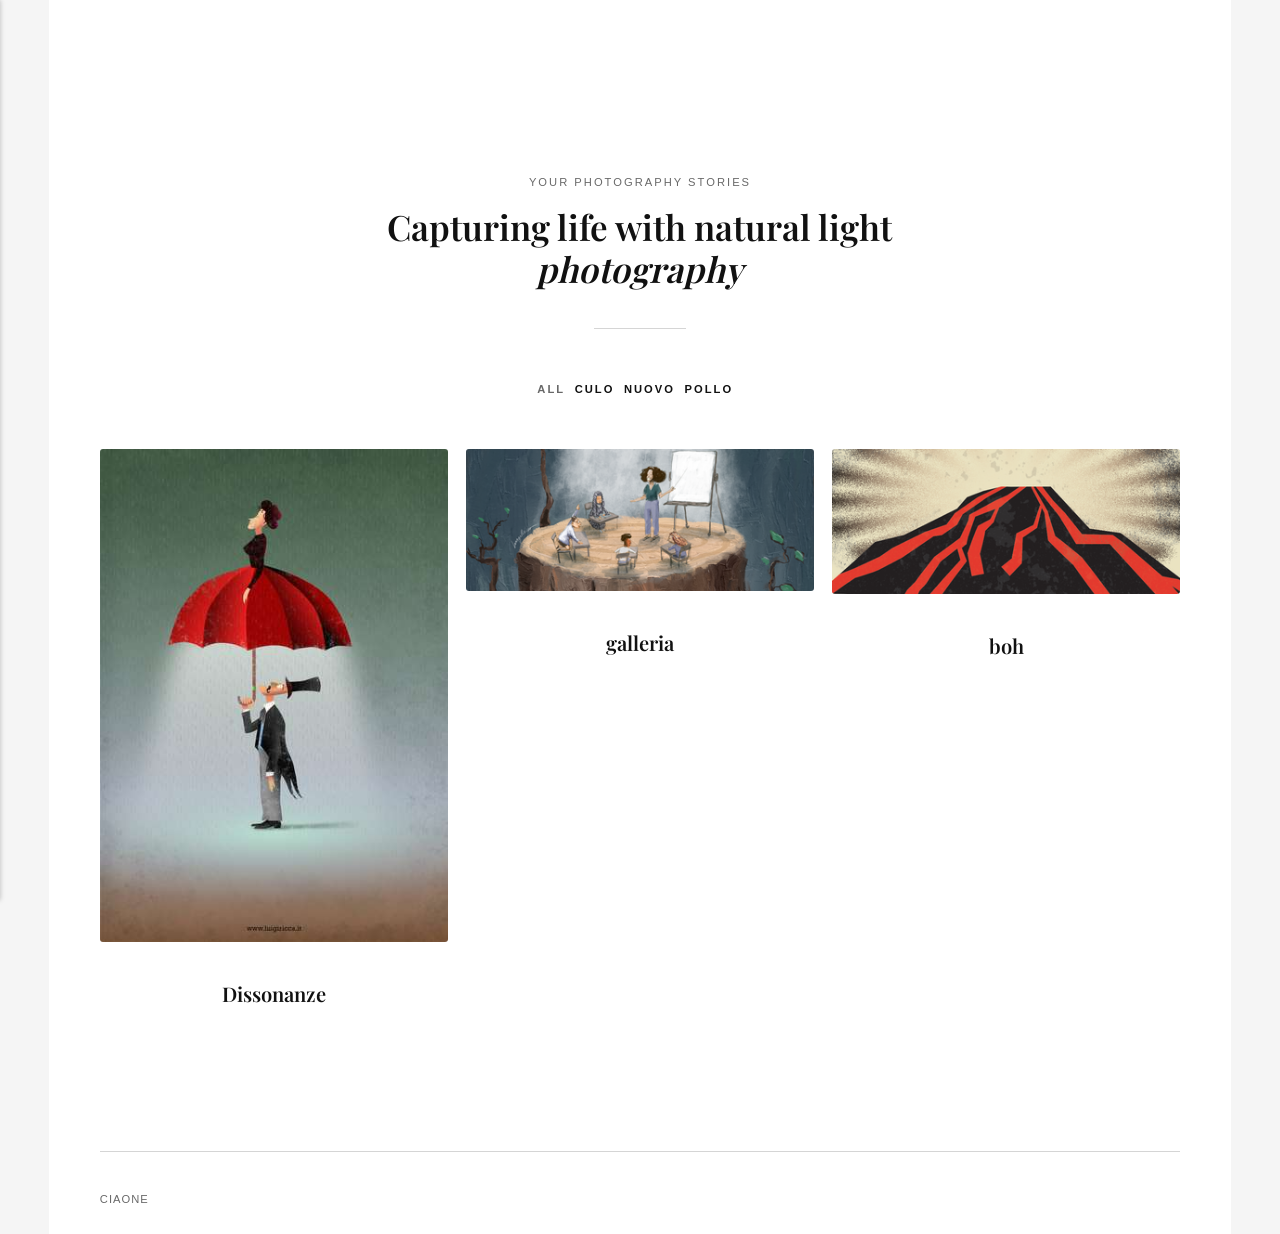
<file: index.html>
<!DOCTYPE html><html lang="it"><head><meta charset="utf-8"><meta http-equiv="X-UA-Compatible" content="IE=edge"><meta name="viewport" content="width=device-width,initial-scale=1"><title>Luix</title><meta name="generator" content="Publii Open-Source CMS for Static Site"><link rel="canonical" href="https://luigi-ricca.github.io/prove/"><link rel="alternate" type="application/atom+xml" href="https://luigi-ricca.github.io/prove/feed.xml" title="Luix - RSS"><link rel="alternate" type="application/json" href="https://luigi-ricca.github.io/prove/feed.json" title="Luix - JSON"><meta property="og:title" content="Luix"><meta property="og:image" content="https://luigi-ricca.github.io/prove/media/website/Lumaca-LR.png"><meta property="og:image:width" content="513"><meta property="og:image:height" content="513"><meta property="og:site_name" content="Luix"><meta property="og:description" content=""><meta property="og:url" content="https://luigi-ricca.github.io/prove/"><meta property="og:type" content="website"><link rel="preload" href="https://luigi-ricca.github.io/prove/assets/dynamic/fonts/playfairdisplay/playfairdisplay.woff2" as="font" type="font/woff2" crossorigin><link rel="stylesheet" href="https://luigi-ricca.github.io/prove/assets/css/style.css?v&#x3D;72bf03a5dd635d884669a21b09d74ff2"><script type="application/ld+json">{"@context":"http://schema.org","@type":"Organization","name":"Luix","logo":"https://luigi-ricca.github.io/prove/media/website/Lumaca-LR.png","url":"https://luigi-ricca.github.io/prove/"}</script><noscript><style>img[loading] {
                    opacity: 1;
                }</style></noscript></head><body class="home-template"><div class="container"><header class="header" id="js-header"><a href="https://luigi-ricca.github.io/prove/" class="logo"><img src="https://luigi-ricca.github.io/prove/media/website/Lumaca-LR.png" alt="Luix" width="513" height="513"></a><nav class="navbar js-navbar"><button class="navbar__toggle js-toggle" aria-label="Menu"><span class="navbar__toggle-box"><span class="navbar__toggle-inner">Menu</span></span></button><ul class="navbar__menu"><li><a href="https://luigi-ricca.github.io/prove/illustrazioni/" target="_self">illustraz</a></li><li><a href="https://luigi-ricca.github.io/prove/bio/" target="_self">bio</a></li><li><a href="https://luigi-ricca.github.io/prove/illustrazioni/lavori/" target="_self">lavoricchi</a></li></ul></nav></header><main><section class="hero wrapper"><p>Your photography stories</p><h1>Capturing life with natural light <i>photography</i></h1></section><nav class="filter" aria-label="Content filters"><ul class="filter__button-group" role="group"><li><button class="filter__item is-active" data-filter="*" aria-pressed="true">All</button></li><li><button class="filter__item" data-filter=".culo" aria-pressed="false">culo</button></li><li><button class="filter__item" data-filter=".nuovo" aria-pressed="false">nuovo</button></li><li><button class="filter__item" data-filter=".pollo" aria-pressed="false">pollo</button></li></ul></nav><section class="l-col l-col--3"><article class="c-card culo nuovo pollo"><a href="https://luigi-ricca.github.io/prove/dissonanze/" class="c-card__link"><div class="c-card__header"><img src="https://luigi-ricca.github.io/prove/media/posts/5/donna-ombrello.jpg" srcset="https://luigi-ricca.github.io/prove/media/posts/5/responsive/donna-ombrello-xs.jpg 300w, https://luigi-ricca.github.io/prove/media/posts/5/responsive/donna-ombrello-sm.jpg 480w, https://luigi-ricca.github.io/prove/media/posts/5/responsive/donna-ombrello-md.jpg 768w, https://luigi-ricca.github.io/prove/media/posts/5/responsive/donna-ombrello-lg.jpg 1024w, https://luigi-ricca.github.io/prove/media/posts/5/responsive/donna-ombrello-xl.jpg 1360w, https://luigi-ricca.github.io/prove/media/posts/5/responsive/donna-ombrello-2xl.jpg 1600w, https://luigi-ricca.github.io/prove/media/posts/5/responsive/donna-ombrello-sm2.jpg 375w" sizes="(min-width: 75em) 25vw, (min-width: 56.25em) 33vw, (min-width: 37.5em) 50vw, 100vw" loading="lazy" height="1500" width="1060" alt=""></div><div class="c-card__body"><div class="c-card__text"><h2>Dissonanze</h2></div></div></a></article><article class="c-card pollo"><a href="https://luigi-ricca.github.io/prove/galleria/" class="c-card__link"><div class="c-card__header"><img src="https://luigi-ricca.github.io/prove/media/posts/3/Scuola-taglio.png" srcset="https://luigi-ricca.github.io/prove/media/posts/3/responsive/Scuola-taglio-xs.png 300w, https://luigi-ricca.github.io/prove/media/posts/3/responsive/Scuola-taglio-sm.png 480w, https://luigi-ricca.github.io/prove/media/posts/3/responsive/Scuola-taglio-md.png 768w, https://luigi-ricca.github.io/prove/media/posts/3/responsive/Scuola-taglio-lg.png 1024w, https://luigi-ricca.github.io/prove/media/posts/3/responsive/Scuola-taglio-xl.png 1360w, https://luigi-ricca.github.io/prove/media/posts/3/responsive/Scuola-taglio-2xl.png 1600w, https://luigi-ricca.github.io/prove/media/posts/3/responsive/Scuola-taglio-sm2.png 375w" sizes="(min-width: 75em) 25vw, (min-width: 56.25em) 33vw, (min-width: 37.5em) 50vw, 100vw" loading="lazy" height="815" width="2000" alt=""></div><div class="c-card__body"><div class="c-card__text"><h2>galleria</h2></div></div></a></article><article class="c-card culo"><a href="https://luigi-ricca.github.io/prove/boh/" class="c-card__link"><div class="c-card__header"><img src="https://luigi-ricca.github.io/prove/media/posts/2/vulcano-sovietico-2.png" srcset="https://luigi-ricca.github.io/prove/media/posts/2/responsive/vulcano-sovietico-2-xs.png 300w, https://luigi-ricca.github.io/prove/media/posts/2/responsive/vulcano-sovietico-2-sm.png 480w, https://luigi-ricca.github.io/prove/media/posts/2/responsive/vulcano-sovietico-2-md.png 768w, https://luigi-ricca.github.io/prove/media/posts/2/responsive/vulcano-sovietico-2-lg.png 1024w, https://luigi-ricca.github.io/prove/media/posts/2/responsive/vulcano-sovietico-2-xl.png 1360w, https://luigi-ricca.github.io/prove/media/posts/2/responsive/vulcano-sovietico-2-2xl.png 1600w, https://luigi-ricca.github.io/prove/media/posts/2/responsive/vulcano-sovietico-2-sm2.png 375w" sizes="(min-width: 75em) 25vw, (min-width: 56.25em) 33vw, (min-width: 37.5em) 50vw, 100vw" loading="lazy" height="400" width="959" alt=""></div><div class="c-card__body"><div class="c-card__text"><h2>boh</h2></div></div></a></article></section></main><footer class="footer"><div class="footer__copyright">ciaone</div></footer></div><script defer="defer" src="https://luigi-ricca.github.io/prove/assets/js/scripts.min.js?v&#x3D;1762f7ab131e33a4eb8fb224822de245"></script><script>window.publiiThemeMenuConfig={mobileMenuMode:'sidebar',animationSpeed:300,submenuWidth: 'auto',doubleClickTime:500,mobileMenuExpandableSubmenus:true,relatedContainerForOverlayMenuSelector:'.navbar'};</script><script defer="defer" src="https://luigi-ricca.github.io/prove/assets/js/isotope.pkgd.min.js?v&#x3D;2afcff647ed260006faa71c8e779e8d4"></script><script>window.addEventListener("DOMContentLoaded",function(){var j=new Isotope(".l-col",{itemSelector:".c-card",percentPosition:true,layoutMode:"masonry",transitionDuration:"0.6s",masonry:{columnWidth:".c-card"}});var g=document.querySelector(".filter__button-group");if(g){g.addEventListener("click",function(i){if(!matchesSelector(i.target,"button")){return}var k=i.target.getAttribute("data-filter");j.arrange({filter:k})});var b=document.querySelectorAll(".filter__button-group");for(var c=0,e=b.length;c<e;c++){var d=b[c];h(d)}function h(i){i.addEventListener("click",function(k){if(!matchesSelector(k.target,"button")){return}var m=i.querySelector(".is-active");if(m){m.classList.remove("is-active");m.setAttribute("aria-pressed","false")}k.target.classList.add("is-active");k.target.setAttribute("aria-pressed","true")})}}var a=document.querySelector(".l-col");var f=document.querySelectorAll(".c-card");a.classList.add("is-visible");j.revealItemElements(f)});</script><script>/*<![CDATA[*/var images=document.querySelectorAll("img[loading]");for(var i=0;i<images.length;i++){if(images[i].complete){images[i].classList.add("is-loaded")}else{images[i].addEventListener("load",function(){this.classList.add("is-loaded")},false)}};/*]]>*/</script></body></html>
</file>
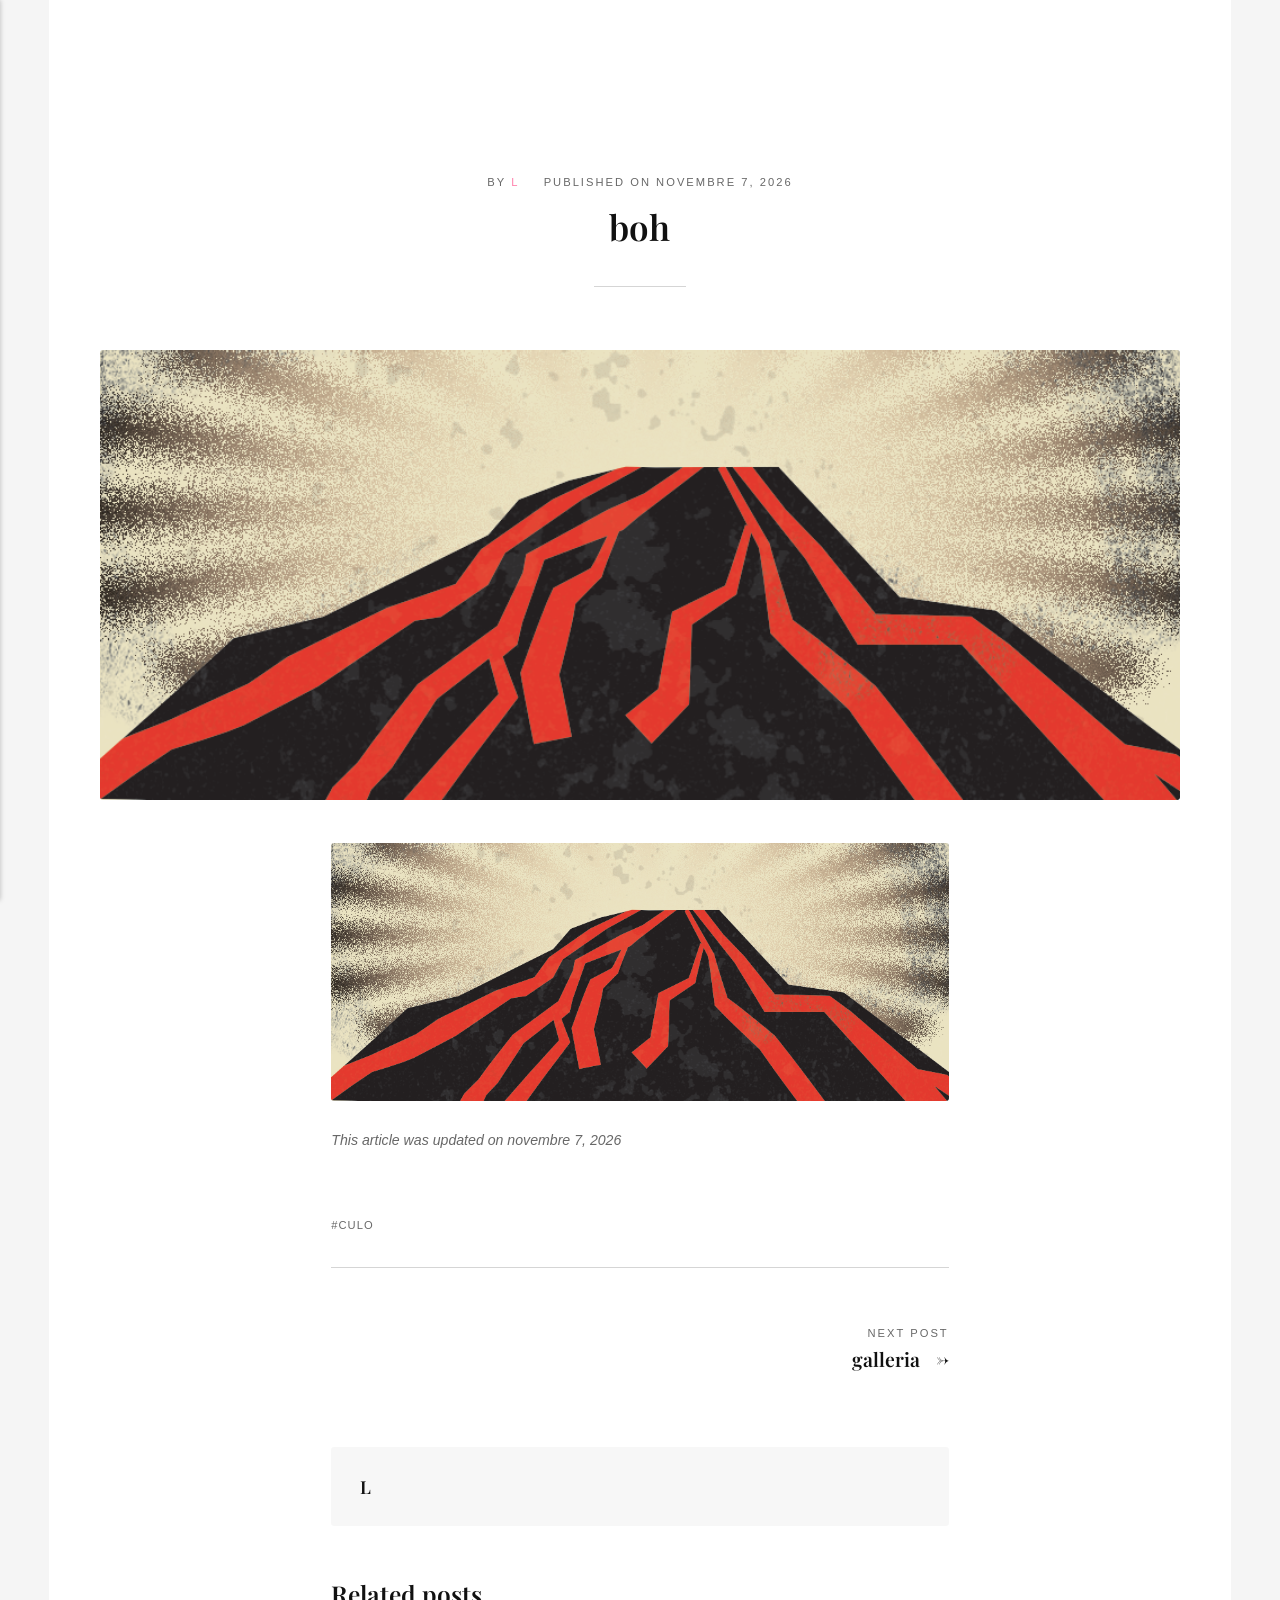
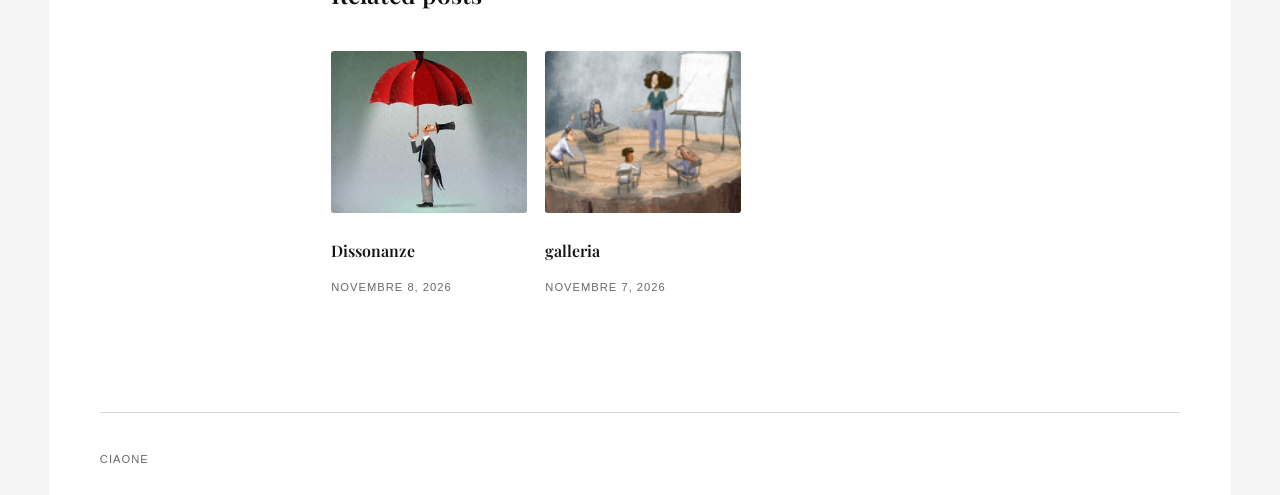
<file: boh/index.html>
<!DOCTYPE html><html lang="it"><head><meta charset="utf-8"><meta http-equiv="X-UA-Compatible" content="IE=edge"><meta name="viewport" content="width=device-width,initial-scale=1"><title>boh - Luix</title><meta name="generator" content="Publii Open-Source CMS for Static Site"><link rel="canonical" href="https://luigi-ricca.github.io/prove/boh/"><link rel="alternate" type="application/atom+xml" href="https://luigi-ricca.github.io/prove/feed.xml" title="Luix - RSS"><link rel="alternate" type="application/json" href="https://luigi-ricca.github.io/prove/feed.json" title="Luix - JSON"><meta property="og:title" content="boh"><meta property="og:image" content="https://luigi-ricca.github.io/prove/media/posts/2/vulcano-sovietico-2.png"><meta property="og:image:width" content="959"><meta property="og:image:height" content="400"><meta property="og:site_name" content="Luix"><meta property="og:description" content=""><meta property="og:url" content="https://luigi-ricca.github.io/prove/boh/"><meta property="og:type" content="article"><link rel="preload" href="https://luigi-ricca.github.io/prove/assets/dynamic/fonts/playfairdisplay/playfairdisplay.woff2" as="font" type="font/woff2" crossorigin><link rel="stylesheet" href="https://luigi-ricca.github.io/prove/assets/css/style.css?v&#x3D;72bf03a5dd635d884669a21b09d74ff2"><script type="application/ld+json">{"@context":"http://schema.org","@type":"Article","mainEntityOfPage":{"@type":"WebPage","@id":"https://luigi-ricca.github.io/prove/boh/"},"headline":"boh","datePublished":"2026-11-07T12:10+01:00","dateModified":"2026-11-07T17:37+01:00","image":{"@type":"ImageObject","url":"https://luigi-ricca.github.io/prove/media/posts/2/vulcano-sovietico-2.png","height":400,"width":959},"description":"","author":{"@type":"Person","name":"L","url":"https://luigi-ricca.github.io/prove/authors/l/"},"publisher":{"@type":"Organization","name":"L","logo":{"@type":"ImageObject","url":"https://luigi-ricca.github.io/prove/media/website/Lumaca-LR.png","height":513,"width":513}}}</script><noscript><style>img[loading] {
                    opacity: 1;
                }</style></noscript></head><body class="post-template"><div class="container"><header class="header" id="js-header"><a href="https://luigi-ricca.github.io/prove/" class="logo"><img src="https://luigi-ricca.github.io/prove/media/website/Lumaca-LR.png" alt="Luix" width="513" height="513"></a><nav class="navbar js-navbar"><button class="navbar__toggle js-toggle" aria-label="Menu"><span class="navbar__toggle-box"><span class="navbar__toggle-inner">Menu</span></span></button><ul class="navbar__menu"><li><a href="https://luigi-ricca.github.io/prove/illustrazioni/" target="_self">illustraz</a></li><li><a href="https://luigi-ricca.github.io/prove/bio/" target="_self">bio</a></li><li><a href="https://luigi-ricca.github.io/prove/illustrazioni/lavori/" target="_self">lavoricchi</a></li></ul></nav></header><main class="post"><article class="content wrapper"><header class="hero"><p class="content__meta">By <a href="https://luigi-ricca.github.io/prove/authors/l/" rel="author" title="L">L</a> Published on <time datetime="2026-11-07T12:10">novembre 7, 2026</time></p><h1 class="content__title">boh</h1></header><figure class="content__featured-image post__image--wide"><img src="https://luigi-ricca.github.io/prove/media/posts/2/vulcano-sovietico-2.png" srcset="https://luigi-ricca.github.io/prove/media/posts/2/responsive/vulcano-sovietico-2-xs.png 300w, https://luigi-ricca.github.io/prove/media/posts/2/responsive/vulcano-sovietico-2-sm.png 480w, https://luigi-ricca.github.io/prove/media/posts/2/responsive/vulcano-sovietico-2-md.png 768w, https://luigi-ricca.github.io/prove/media/posts/2/responsive/vulcano-sovietico-2-lg.png 1024w, https://luigi-ricca.github.io/prove/media/posts/2/responsive/vulcano-sovietico-2-xl.png 1360w, https://luigi-ricca.github.io/prove/media/posts/2/responsive/vulcano-sovietico-2-2xl.png 1600w, https://luigi-ricca.github.io/prove/media/posts/2/responsive/vulcano-sovietico-2-sm2.png 375w" sizes="(max-width: 1600px) 100vw, 1600px" loading="eager" height="400" width="959" alt=""></figure><div class="content__entry"><figure class="post__image"><img loading="lazy" src="https://luigi-ricca.github.io/prove/media/posts/2/vulcano-sovietico.png" alt="" width="959" height="400" sizes="(max-width: 1024px) 100vw, 1024px" srcset="https://luigi-ricca.github.io/prove/media/posts/2/responsive/vulcano-sovietico-xs.png 300w, https://luigi-ricca.github.io/prove/media/posts/2/responsive/vulcano-sovietico-sm.png 480w, https://luigi-ricca.github.io/prove/media/posts/2/responsive/vulcano-sovietico-md.png 768w, https://luigi-ricca.github.io/prove/media/posts/2/responsive/vulcano-sovietico-lg.png 1024w"></figure></div><footer class="content__footer"><div class="content__last-updated">This article was updated on novembre 7, 2026</div><div class="content__footer__col"><ul class="content__tag"><li><a href="https://luigi-ricca.github.io/prove/tags/culo/">culo</a></li></ul><div class="content__share"></div></div><nav class="content__nav"><div class="content__nav__next">Next Post<h5><a href="https://luigi-ricca.github.io/prove/galleria/" class="invert" rel="next">galleria</a></h5></div></nav><div class="content__bio"><div><h3><a href="https://luigi-ricca.github.io/prove/authors/l/" class="invert" title="L">L</a></h3></div></div><div class="content__related"><h3 class="u-h5">Related posts</h3><div class="content__related__wrap"><figure><a href="https://luigi-ricca.github.io/prove/dissonanze/"><img src="https://luigi-ricca.github.io/prove/media/posts/5/responsive/donna-ombrello-xs.jpg" loading="lazy" alt=""></a><figcaption><h4><a href="https://luigi-ricca.github.io/prove/dissonanze/" class="invert">Dissonanze</a></h4><time datetime="2026-11-08T15:40">novembre 8, 2026</time></figcaption></figure><figure><a href="https://luigi-ricca.github.io/prove/galleria/"><img src="https://luigi-ricca.github.io/prove/media/posts/3/responsive/Scuola-taglio-xs.png" loading="lazy" alt=""></a><figcaption><h4><a href="https://luigi-ricca.github.io/prove/galleria/" class="invert">galleria</a></h4><time datetime="2026-11-07T12:24">novembre 7, 2026</time></figcaption></figure></div></div></footer></article></main><footer class="footer"><div class="footer__copyright">ciaone</div></footer></div><script defer="defer" src="https://luigi-ricca.github.io/prove/assets/js/scripts.min.js?v&#x3D;1762f7ab131e33a4eb8fb224822de245"></script><script>window.publiiThemeMenuConfig={mobileMenuMode:'sidebar',animationSpeed:300,submenuWidth: 'auto',doubleClickTime:500,mobileMenuExpandableSubmenus:true,relatedContainerForOverlayMenuSelector:'.navbar'};</script><script>/*<![CDATA[*/var images=document.querySelectorAll("img[loading]");for(var i=0;i<images.length;i++){if(images[i].complete){images[i].classList.add("is-loaded")}else{images[i].addEventListener("load",function(){this.classList.add("is-loaded")},false)}};/*]]>*/</script></body></html>
</file>
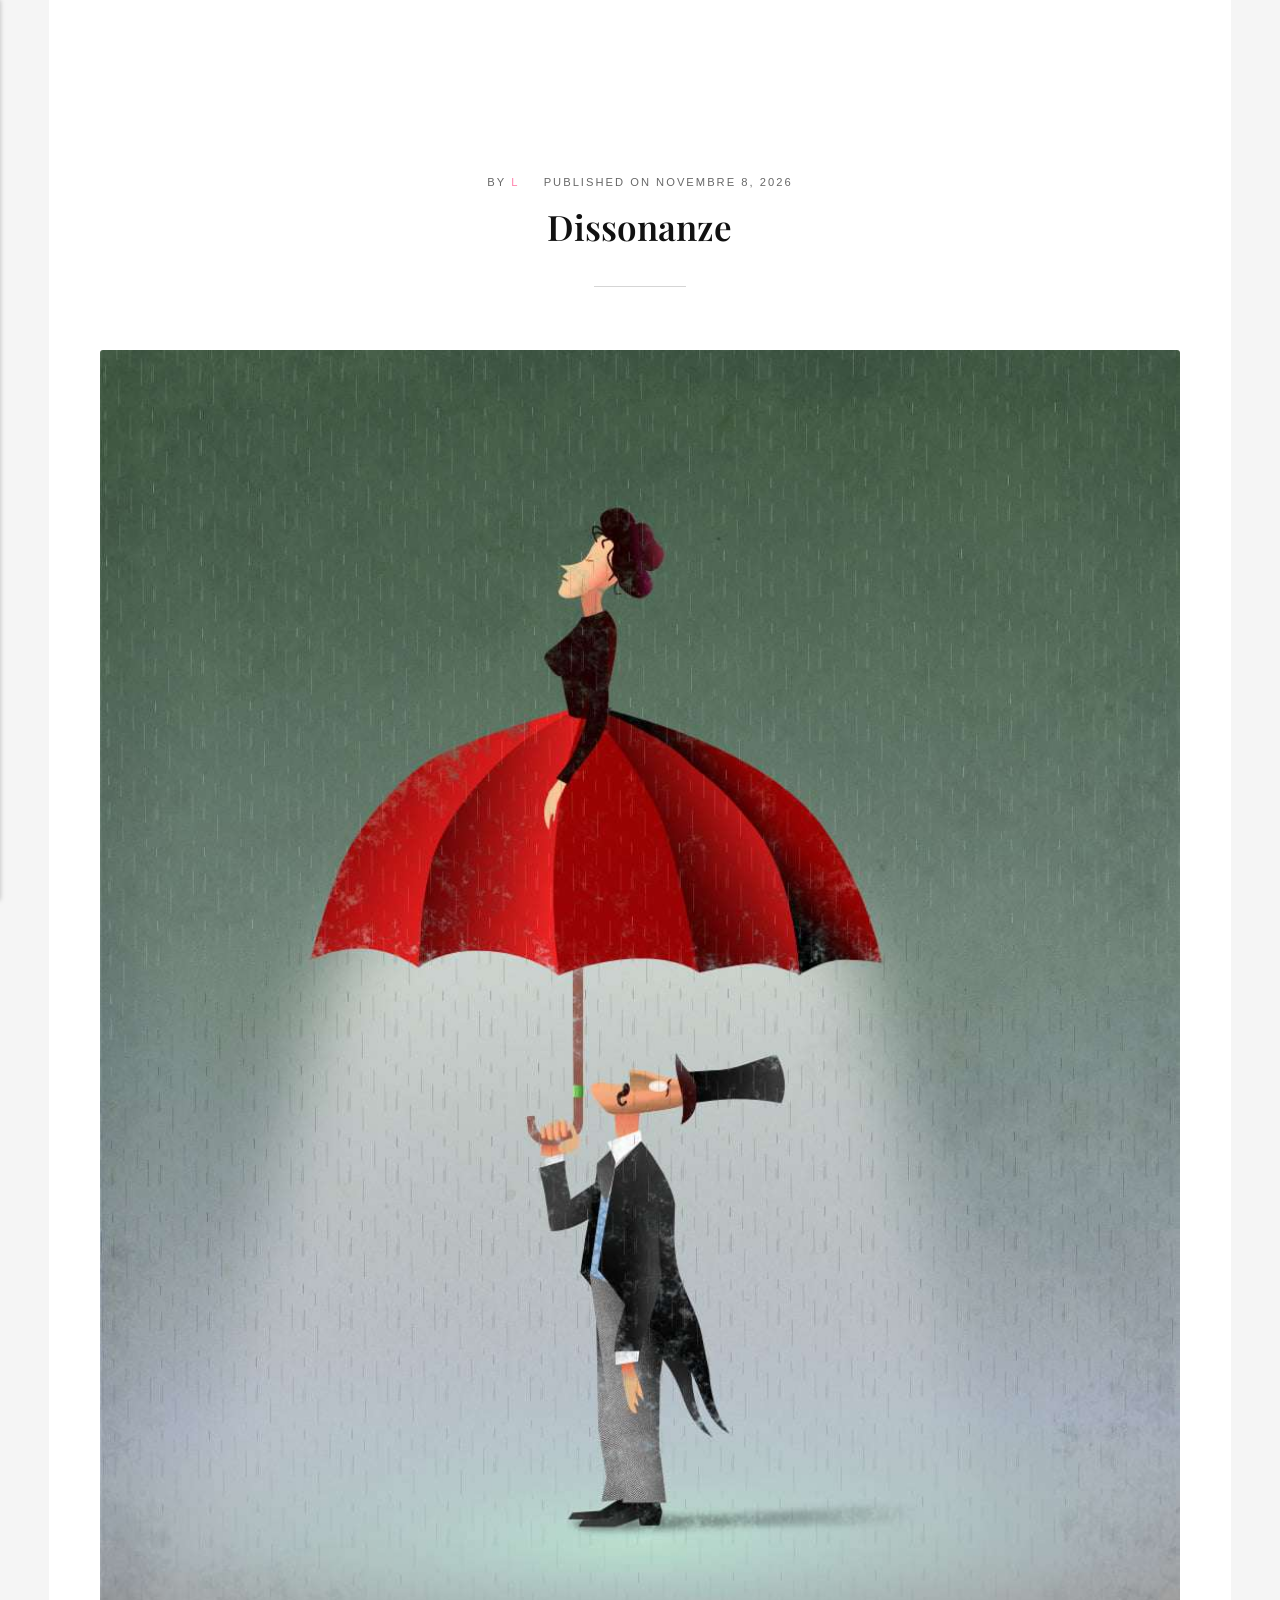
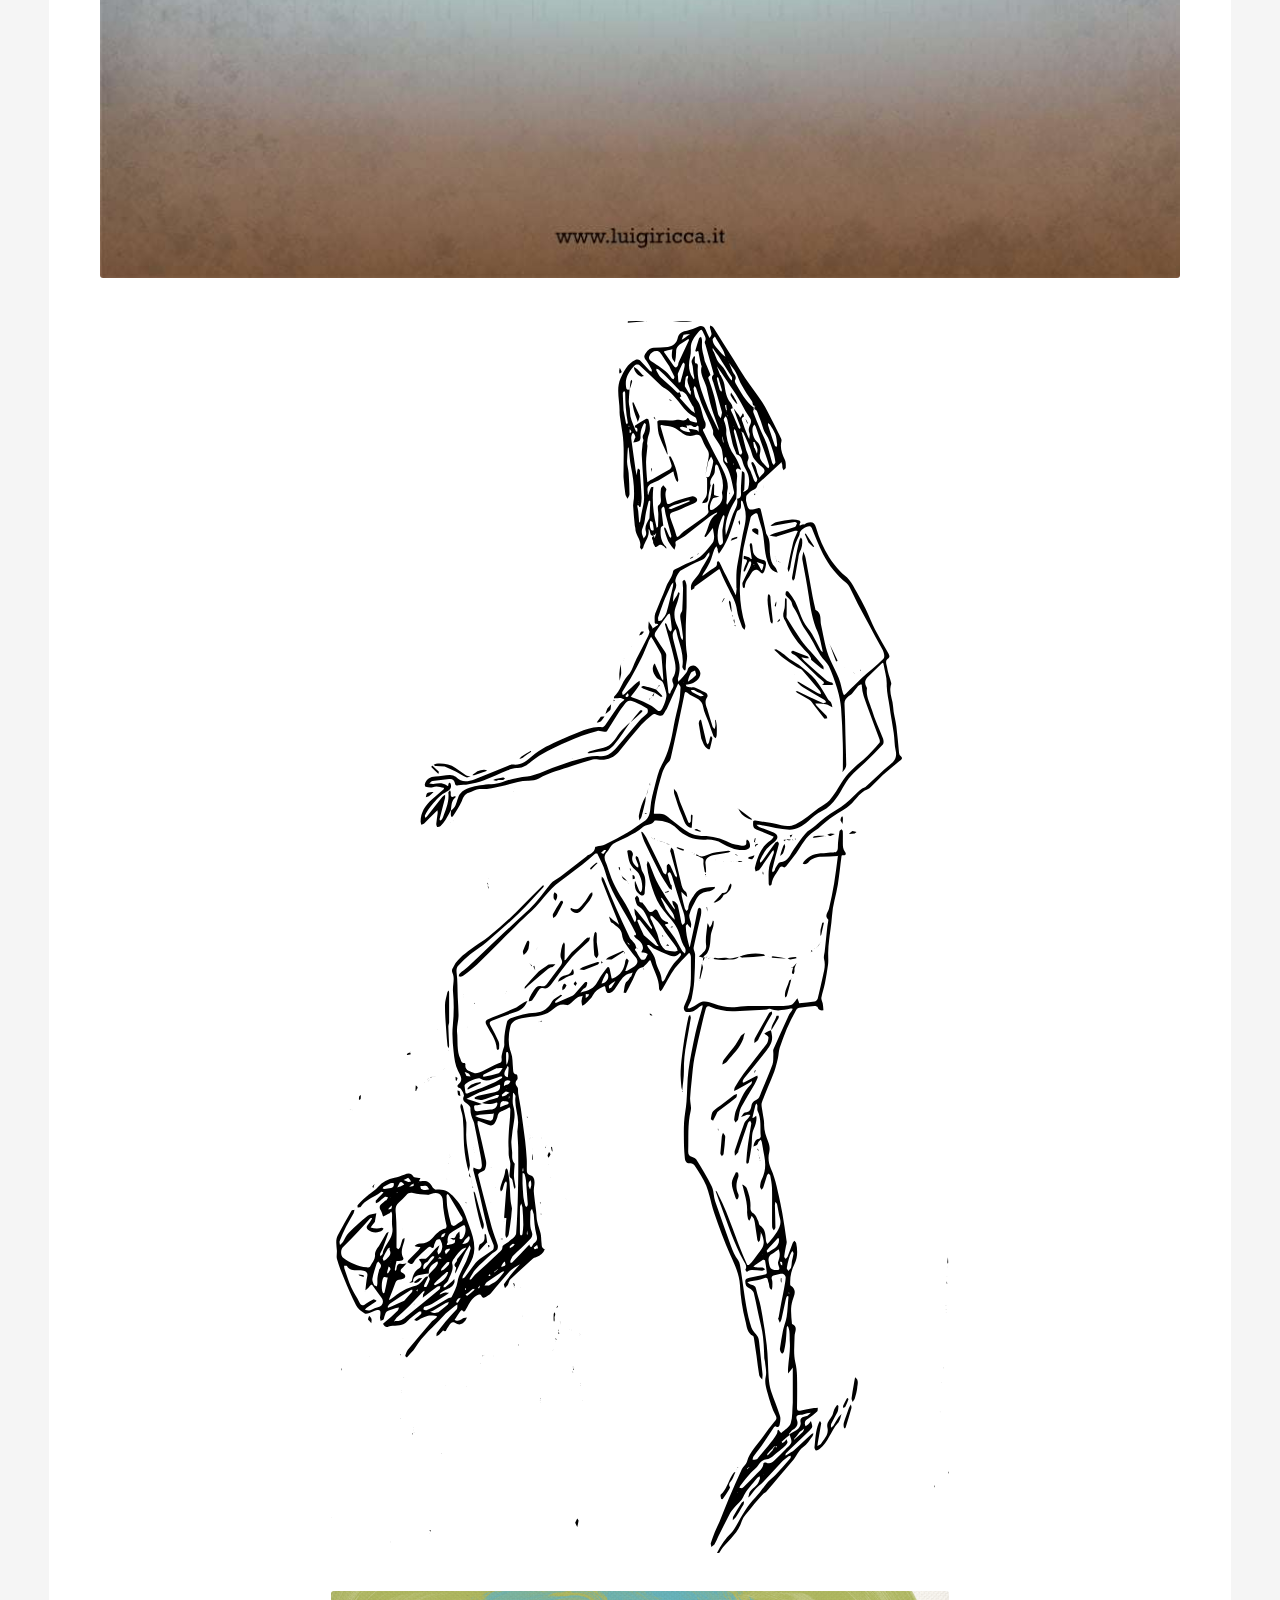
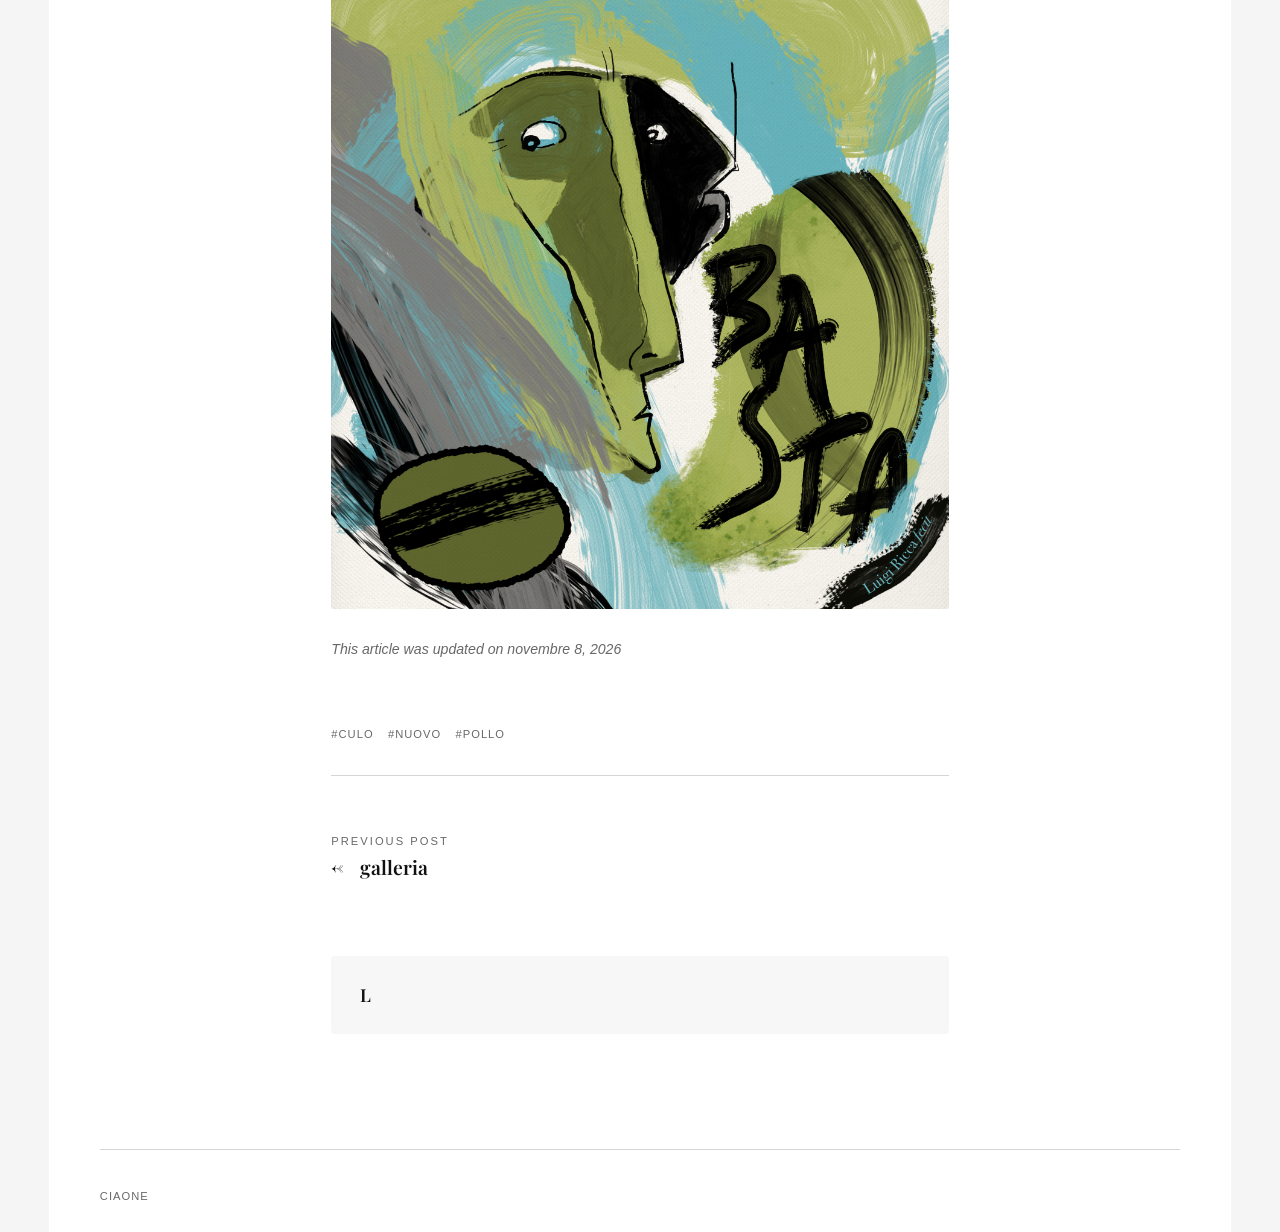
<file: dissonanze/index.html>
<!DOCTYPE html><html lang="it"><head><meta charset="utf-8"><meta http-equiv="X-UA-Compatible" content="IE=edge"><meta name="viewport" content="width=device-width,initial-scale=1"><title>Dissonanze - Luix</title><meta name="generator" content="Publii Open-Source CMS for Static Site"><link rel="canonical" href="https://luigi-ricca.github.io/prove/dissonanze/"><link rel="alternate" type="application/atom+xml" href="https://luigi-ricca.github.io/prove/feed.xml" title="Luix - RSS"><link rel="alternate" type="application/json" href="https://luigi-ricca.github.io/prove/feed.json" title="Luix - JSON"><meta property="og:title" content="Dissonanze"><meta property="og:image" content="https://luigi-ricca.github.io/prove/media/posts/5/donna-ombrello.jpg"><meta property="og:image:width" content="1060"><meta property="og:image:height" content="1500"><meta property="og:site_name" content="Luix"><meta property="og:description" content=""><meta property="og:url" content="https://luigi-ricca.github.io/prove/dissonanze/"><meta property="og:type" content="article"><link rel="preload" href="https://luigi-ricca.github.io/prove/assets/dynamic/fonts/playfairdisplay/playfairdisplay.woff2" as="font" type="font/woff2" crossorigin><link rel="stylesheet" href="https://luigi-ricca.github.io/prove/assets/css/style.css?v&#x3D;72bf03a5dd635d884669a21b09d74ff2"><script type="application/ld+json">{"@context":"http://schema.org","@type":"Article","mainEntityOfPage":{"@type":"WebPage","@id":"https://luigi-ricca.github.io/prove/dissonanze/"},"headline":"Dissonanze","datePublished":"2026-11-08T15:40+01:00","dateModified":"2026-11-08T15:40+01:00","image":{"@type":"ImageObject","url":"https://luigi-ricca.github.io/prove/media/posts/5/donna-ombrello.jpg","height":1500,"width":1060},"description":"","author":{"@type":"Person","name":"L","url":"https://luigi-ricca.github.io/prove/authors/l/"},"publisher":{"@type":"Organization","name":"L","logo":{"@type":"ImageObject","url":"https://luigi-ricca.github.io/prove/media/website/Lumaca-LR.png","height":513,"width":513}}}</script><noscript><style>img[loading] {
                    opacity: 1;
                }</style></noscript></head><body class="post-template"><div class="container"><header class="header" id="js-header"><a href="https://luigi-ricca.github.io/prove/" class="logo"><img src="https://luigi-ricca.github.io/prove/media/website/Lumaca-LR.png" alt="Luix" width="513" height="513"></a><nav class="navbar js-navbar"><button class="navbar__toggle js-toggle" aria-label="Menu"><span class="navbar__toggle-box"><span class="navbar__toggle-inner">Menu</span></span></button><ul class="navbar__menu"><li><a href="https://luigi-ricca.github.io/prove/illustrazioni/" target="_self">illustraz</a></li><li><a href="https://luigi-ricca.github.io/prove/bio/" target="_self">bio</a></li><li><a href="https://luigi-ricca.github.io/prove/illustrazioni/lavori/" target="_self">lavoricchi</a></li></ul></nav></header><main class="post"><article class="content wrapper"><header class="hero"><p class="content__meta">By <a href="https://luigi-ricca.github.io/prove/authors/l/" rel="author" title="L">L</a> Published on <time datetime="2026-11-08T15:40">novembre 8, 2026</time></p><h1 class="content__title">Dissonanze</h1></header><figure class="content__featured-image post__image--wide"><img src="https://luigi-ricca.github.io/prove/media/posts/5/donna-ombrello.jpg" srcset="https://luigi-ricca.github.io/prove/media/posts/5/responsive/donna-ombrello-xs.jpg 300w, https://luigi-ricca.github.io/prove/media/posts/5/responsive/donna-ombrello-sm.jpg 480w, https://luigi-ricca.github.io/prove/media/posts/5/responsive/donna-ombrello-md.jpg 768w, https://luigi-ricca.github.io/prove/media/posts/5/responsive/donna-ombrello-lg.jpg 1024w, https://luigi-ricca.github.io/prove/media/posts/5/responsive/donna-ombrello-xl.jpg 1360w, https://luigi-ricca.github.io/prove/media/posts/5/responsive/donna-ombrello-2xl.jpg 1600w, https://luigi-ricca.github.io/prove/media/posts/5/responsive/donna-ombrello-sm2.jpg 375w" sizes="(max-width: 1600px) 100vw, 1600px" loading="eager" height="1500" width="1060" alt=""></figure><div class="content__entry"><figure class="post__image"><img loading="lazy" src="https://luigi-ricca.github.io/prove/media/posts/5/calciatore.svg" alt="" width="715.716492" height="1428.000000"></figure><figure class="post__image"><img loading="lazy" src="https://luigi-ricca.github.io/prove/media/posts/5/basta.png" alt="" width="1080" height="1080" sizes="(max-width: 1024px) 100vw, 1024px" srcset="https://luigi-ricca.github.io/prove/media/posts/5/responsive/basta-xs.png 300w, https://luigi-ricca.github.io/prove/media/posts/5/responsive/basta-sm.png 480w, https://luigi-ricca.github.io/prove/media/posts/5/responsive/basta-md.png 768w, https://luigi-ricca.github.io/prove/media/posts/5/responsive/basta-lg.png 1024w"></figure></div><footer class="content__footer"><div class="content__last-updated">This article was updated on novembre 8, 2026</div><div class="content__footer__col"><ul class="content__tag"><li><a href="https://luigi-ricca.github.io/prove/tags/culo/">culo</a></li><li><a href="https://luigi-ricca.github.io/prove/tags/nuovo/">nuovo</a></li><li><a href="https://luigi-ricca.github.io/prove/tags/pollo/">pollo</a></li></ul><div class="content__share"></div></div><nav class="content__nav"><div class="content__nav__prev">Previous Post<h5><a href="https://luigi-ricca.github.io/prove/galleria/" class="invert" rel="prev">galleria</a></h5></div></nav><div class="content__bio"><div><h3><a href="https://luigi-ricca.github.io/prove/authors/l/" class="invert" title="L">L</a></h3></div></div></footer></article></main><footer class="footer"><div class="footer__copyright">ciaone</div></footer></div><script defer="defer" src="https://luigi-ricca.github.io/prove/assets/js/scripts.min.js?v&#x3D;1762f7ab131e33a4eb8fb224822de245"></script><script>window.publiiThemeMenuConfig={mobileMenuMode:'sidebar',animationSpeed:300,submenuWidth: 'auto',doubleClickTime:500,mobileMenuExpandableSubmenus:true,relatedContainerForOverlayMenuSelector:'.navbar'};</script><script>/*<![CDATA[*/var images=document.querySelectorAll("img[loading]");for(var i=0;i<images.length;i++){if(images[i].complete){images[i].classList.add("is-loaded")}else{images[i].addEventListener("load",function(){this.classList.add("is-loaded")},false)}};/*]]>*/</script></body></html>
</file>
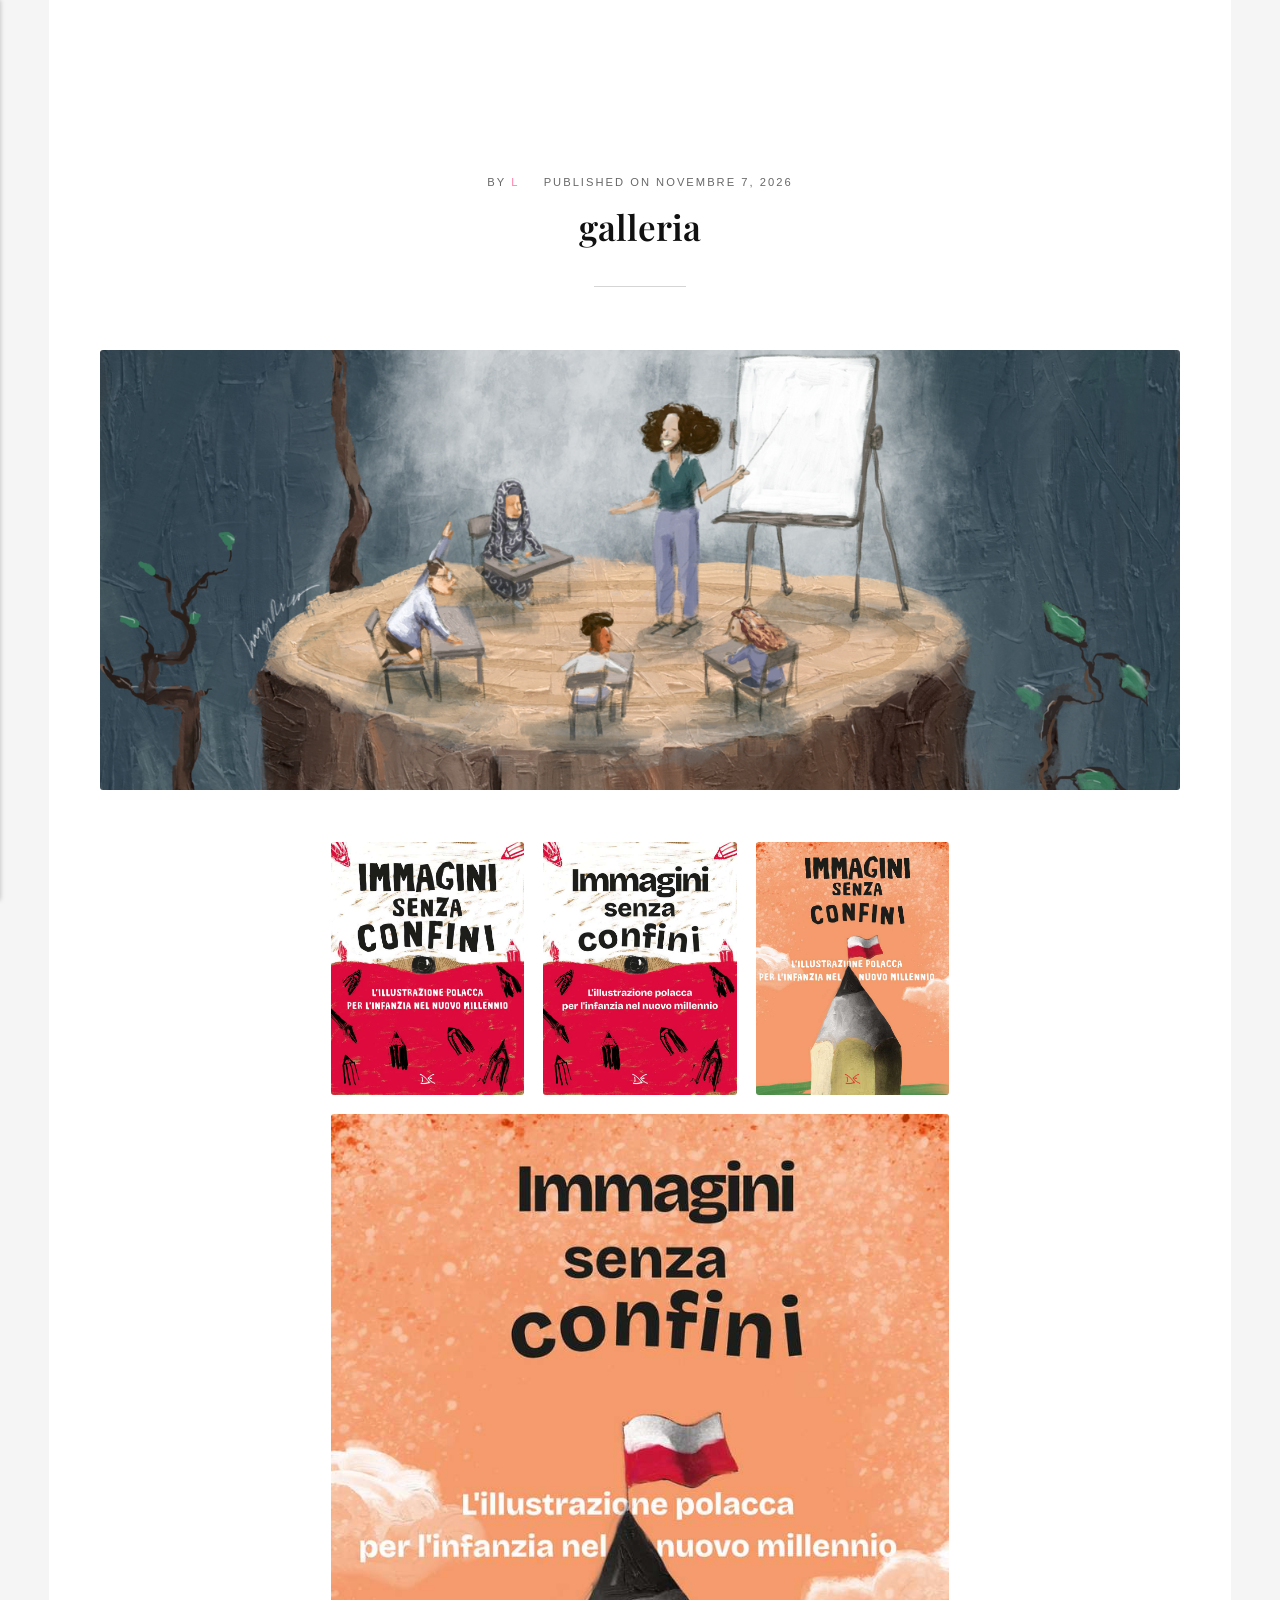
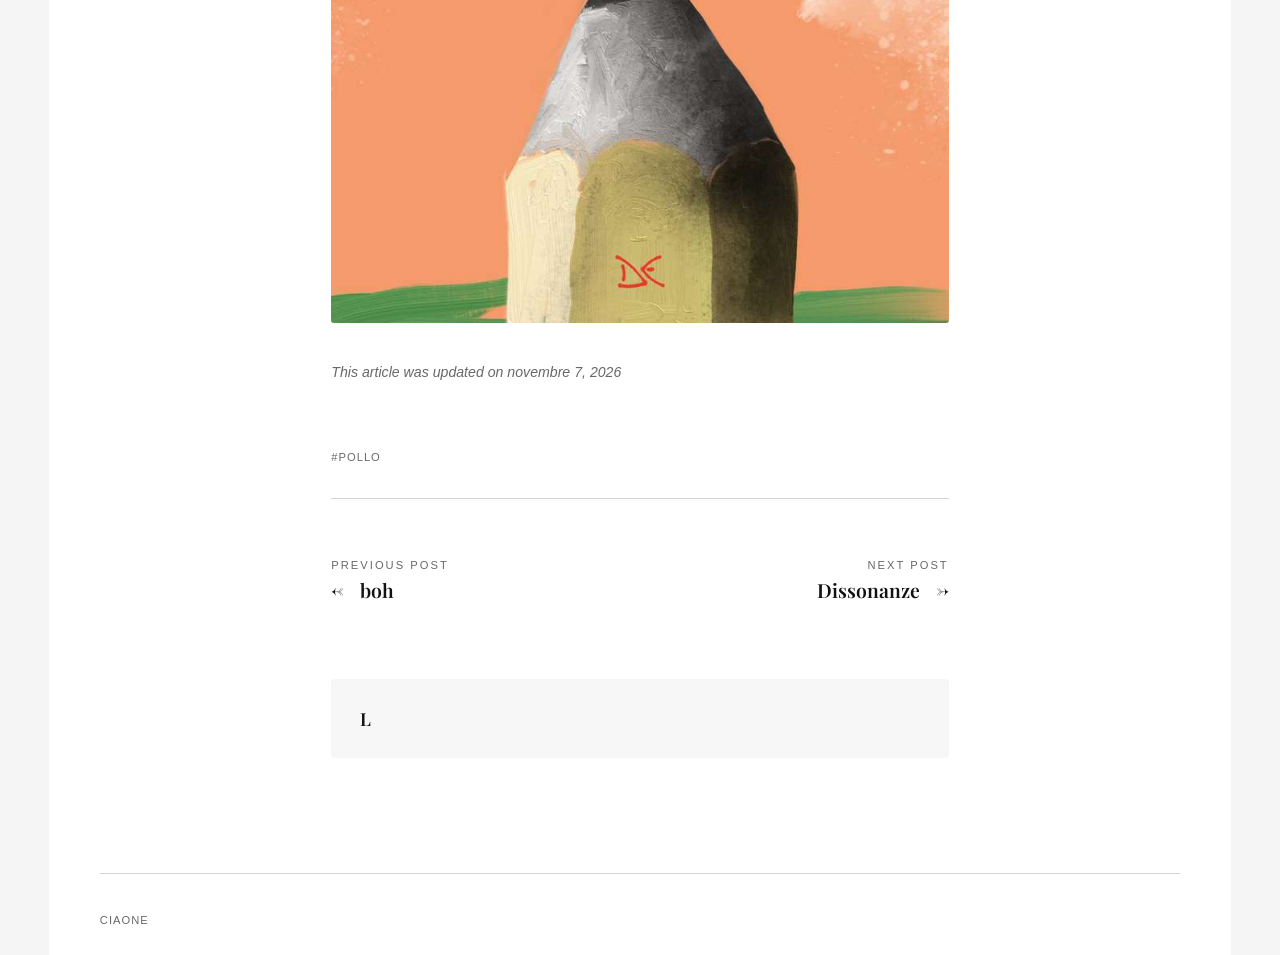
<file: galleria/index.html>
<!DOCTYPE html><html lang="it"><head><meta charset="utf-8"><meta http-equiv="X-UA-Compatible" content="IE=edge"><meta name="viewport" content="width=device-width,initial-scale=1"><title>galleria - Luix</title><meta name="generator" content="Publii Open-Source CMS for Static Site"><link rel="canonical" href="https://luigi-ricca.github.io/prove/galleria/"><link rel="alternate" type="application/atom+xml" href="https://luigi-ricca.github.io/prove/feed.xml" title="Luix - RSS"><link rel="alternate" type="application/json" href="https://luigi-ricca.github.io/prove/feed.json" title="Luix - JSON"><meta property="og:title" content="galleria"><meta property="og:image" content="https://luigi-ricca.github.io/prove/media/posts/3/Scuola-taglio.png"><meta property="og:image:width" content="2000"><meta property="og:image:height" content="815"><meta property="og:site_name" content="Luix"><meta property="og:description" content=""><meta property="og:url" content="https://luigi-ricca.github.io/prove/galleria/"><meta property="og:type" content="article"><link rel="preload" href="https://luigi-ricca.github.io/prove/assets/dynamic/fonts/playfairdisplay/playfairdisplay.woff2" as="font" type="font/woff2" crossorigin><link rel="stylesheet" href="https://luigi-ricca.github.io/prove/assets/css/style.css?v&#x3D;72bf03a5dd635d884669a21b09d74ff2"><script type="application/ld+json">{"@context":"http://schema.org","@type":"Article","mainEntityOfPage":{"@type":"WebPage","@id":"https://luigi-ricca.github.io/prove/galleria/"},"headline":"galleria","datePublished":"2026-11-07T12:24+01:00","dateModified":"2026-11-07T17:38+01:00","image":{"@type":"ImageObject","url":"https://luigi-ricca.github.io/prove/media/posts/3/Scuola-taglio.png","height":815,"width":2000},"description":"","author":{"@type":"Person","name":"L","url":"https://luigi-ricca.github.io/prove/authors/l/"},"publisher":{"@type":"Organization","name":"L","logo":{"@type":"ImageObject","url":"https://luigi-ricca.github.io/prove/media/website/Lumaca-LR.png","height":513,"width":513}}}</script><noscript><style>img[loading] {
                    opacity: 1;
                }</style></noscript><link rel="stylesheet" href="https://luigi-ricca.github.io/prove/media/plugins/simpleLightboxGallery/venobox.min.css"><link rel="stylesheet" href="https://luigi-ricca.github.io/prove/media/plugins/simpleLightboxGallery/simple-lightbox-gallery.css"></head><body class="post-template"><div class="container"><header class="header" id="js-header"><a href="https://luigi-ricca.github.io/prove/" class="logo"><img src="https://luigi-ricca.github.io/prove/media/website/Lumaca-LR.png" alt="Luix" width="513" height="513"></a><nav class="navbar js-navbar"><button class="navbar__toggle js-toggle" aria-label="Menu"><span class="navbar__toggle-box"><span class="navbar__toggle-inner">Menu</span></span></button><ul class="navbar__menu"><li><a href="https://luigi-ricca.github.io/prove/illustrazioni/" target="_self">illustraz</a></li><li><a href="https://luigi-ricca.github.io/prove/bio/" target="_self">bio</a></li><li><a href="https://luigi-ricca.github.io/prove/illustrazioni/lavori/" target="_self">lavoricchi</a></li></ul></nav></header><main class="post"><article class="content wrapper"><header class="hero"><p class="content__meta">By <a href="https://luigi-ricca.github.io/prove/authors/l/" rel="author" title="L">L</a> Published on <time datetime="2026-11-07T12:24">novembre 7, 2026</time></p><h1 class="content__title">galleria</h1></header><figure class="content__featured-image post__image--wide"><img src="https://luigi-ricca.github.io/prove/media/posts/3/Scuola-taglio.png" srcset="https://luigi-ricca.github.io/prove/media/posts/3/responsive/Scuola-taglio-xs.png 300w, https://luigi-ricca.github.io/prove/media/posts/3/responsive/Scuola-taglio-sm.png 480w, https://luigi-ricca.github.io/prove/media/posts/3/responsive/Scuola-taglio-md.png 768w, https://luigi-ricca.github.io/prove/media/posts/3/responsive/Scuola-taglio-lg.png 1024w, https://luigi-ricca.github.io/prove/media/posts/3/responsive/Scuola-taglio-xl.png 1360w, https://luigi-ricca.github.io/prove/media/posts/3/responsive/Scuola-taglio-2xl.png 1600w, https://luigi-ricca.github.io/prove/media/posts/3/responsive/Scuola-taglio-sm2.png 375w" sizes="(max-width: 1600px) 100vw, 1600px" loading="eager" height="815" width="2000" alt=""></figure><div class="content__entry"><div class="gallery-wrapper"><div class="gallery" data-translation="Add images" data-columns="3" data-is-empty="false"><figure class="gallery__item"><a href="https://luigi-ricca.github.io/prove/media/posts/3/gallery/prova-cop-ill-polacca_1.jpg" data-size="x" data-gall="galleryGroup-1"><img loading="lazy" src="https://luigi-ricca.github.io/prove/media/posts/3/gallery/prova-cop-ill-polacca_1-thumbnail.jpg" alt="" width="768" height="1006"></a></figure><figure class="gallery__item"><a href="https://luigi-ricca.github.io/prove/media/posts/3/gallery/prova-cop-ill-polacca_2.jpg" data-size="x" data-gall="galleryGroup-1"><img loading="lazy" src="https://luigi-ricca.github.io/prove/media/posts/3/gallery/prova-cop-ill-polacca_2-thumbnail.jpg" alt="" width="768" height="1006"></a></figure><figure class="gallery__item"><a href="https://luigi-ricca.github.io/prove/media/posts/3/gallery/prova-cop-ill-polacca_3.jpg" data-size="x" data-gall="galleryGroup-1"><img loading="lazy" src="https://luigi-ricca.github.io/prove/media/posts/3/gallery/prova-cop-ill-polacca_3-thumbnail.jpg" alt="" width="768" height="1006"></a></figure><figure class="gallery__item"><a href="https://luigi-ricca.github.io/prove/media/posts/3/gallery/prova-cop-ill-polacca_4.jpg" data-size="x" data-gall="galleryGroup-1"><img loading="lazy" src="https://luigi-ricca.github.io/prove/media/posts/3/gallery/prova-cop-ill-polacca_4-thumbnail.jpg" alt="" width="768" height="1006"></a></figure></div></div></div><footer class="content__footer"><div class="content__last-updated">This article was updated on novembre 7, 2026</div><div class="content__footer__col"><ul class="content__tag"><li><a href="https://luigi-ricca.github.io/prove/tags/pollo/">pollo</a></li></ul><div class="content__share"></div></div><nav class="content__nav"><div class="content__nav__prev">Previous Post<h5><a href="https://luigi-ricca.github.io/prove/boh/" class="invert" rel="prev">boh</a></h5></div><div class="content__nav__next">Next Post<h5><a href="https://luigi-ricca.github.io/prove/dissonanze/" class="invert" rel="next">Dissonanze</a></h5></div></nav><div class="content__bio"><div><h3><a href="https://luigi-ricca.github.io/prove/authors/l/" class="invert" title="L">L</a></h3></div></div></footer></article></main><footer class="footer"><div class="footer__copyright">ciaone</div></footer></div><script defer="defer" src="https://luigi-ricca.github.io/prove/assets/js/scripts.min.js?v&#x3D;1762f7ab131e33a4eb8fb224822de245"></script><script>window.publiiThemeMenuConfig={mobileMenuMode:'sidebar',animationSpeed:300,submenuWidth: 'auto',doubleClickTime:500,mobileMenuExpandableSubmenus:true,relatedContainerForOverlayMenuSelector:'.navbar'};</script><script>/*<![CDATA[*/var images=document.querySelectorAll("img[loading]");for(var i=0;i<images.length;i++){if(images[i].complete){images[i].classList.add("is-loaded")}else{images[i].addEventListener("load",function(){this.classList.add("is-loaded")},false)}};/*]]>*/</script><script defer="defer" src="https://luigi-ricca.github.io/prove/media/plugins/simpleLightboxGallery/venobox.min.js"></script><script defer="defer" src="https://luigi-ricca.github.io/prove/media/plugins/simpleLightboxGallery/simple-lightbox-gallery.js" data-config="{&quot;venobox&quot;:{&quot;selector&quot;:&quot;.gallery__item a&quot;,&quot;titleattr&quot;:&quot;data-title&quot;,&quot;bgcolor&quot;:&quot;rgba(38, 40, 44, 1)&quot;,&quot;fitView&quot;:true,&quot;focusItem&quot;:true,&quot;infinigall&quot;:true,&quot;maxWidth&quot;:&quot;100%&quot;,&quot;navigation&quot;:true,&quot;navKeyboard&quot;:true,&quot;navTouch&quot;:true,&quot;navSpeed&quot;:300,&quot;numeration&quot;:true,&quot;overlayClose&quot;:true,&quot;overlayColor&quot;:&quot;rgba(0,0,0,0.8)&quot;,&quot;share&quot;:true,&quot;shareStyle&quot;:&quot;pill&quot;,&quot;spinColor&quot;:&quot;#d2d2d2&quot;,&quot;spinner&quot;:&quot;pulse&quot;,&quot;titlePosition&quot;:&quot;top&quot;,&quot;titleStyle&quot;:&quot;transparent&quot;,&quot;toolsBackground&quot;:&quot;#1C1C1C&quot;,&quot;toolsColor&quot;:&quot;#d2d2d2&quot;,&quot;initialScale&quot;:0.9,&quot;transitionSpeed&quot;:200},&quot;controls&quot;:{&quot;keyboardNavigation&quot;:true,&quot;share&quot;:true,&quot;download&quot;:true,&quot;copyLink&quot;:true},&quot;labels&quot;:{&quot;dialog&quot;:&quot;Image gallery&quot;,&quot;close&quot;:&quot;Close&quot;,&quot;previous&quot;:&quot;Previous image&quot;,&quot;next&quot;:&quot;Next image&quot;,&quot;share&quot;:&quot;Share image&quot;,&quot;download&quot;:&quot;Download image&quot;,&quot;copyLink&quot;:&quot;Copy image link&quot;,&quot;copied&quot;:&quot;Link copied&quot;,&quot;loading&quot;:&quot;Loading image&quot;,&quot;loadError&quot;:&quot;The image cannot be loaded&quot;,&quot;imageAltFallback&quot;:&quot;Gallery image&quot;,&quot;counterSeparator&quot;:&quot; / &quot;}}"></script></body></html>
</file>
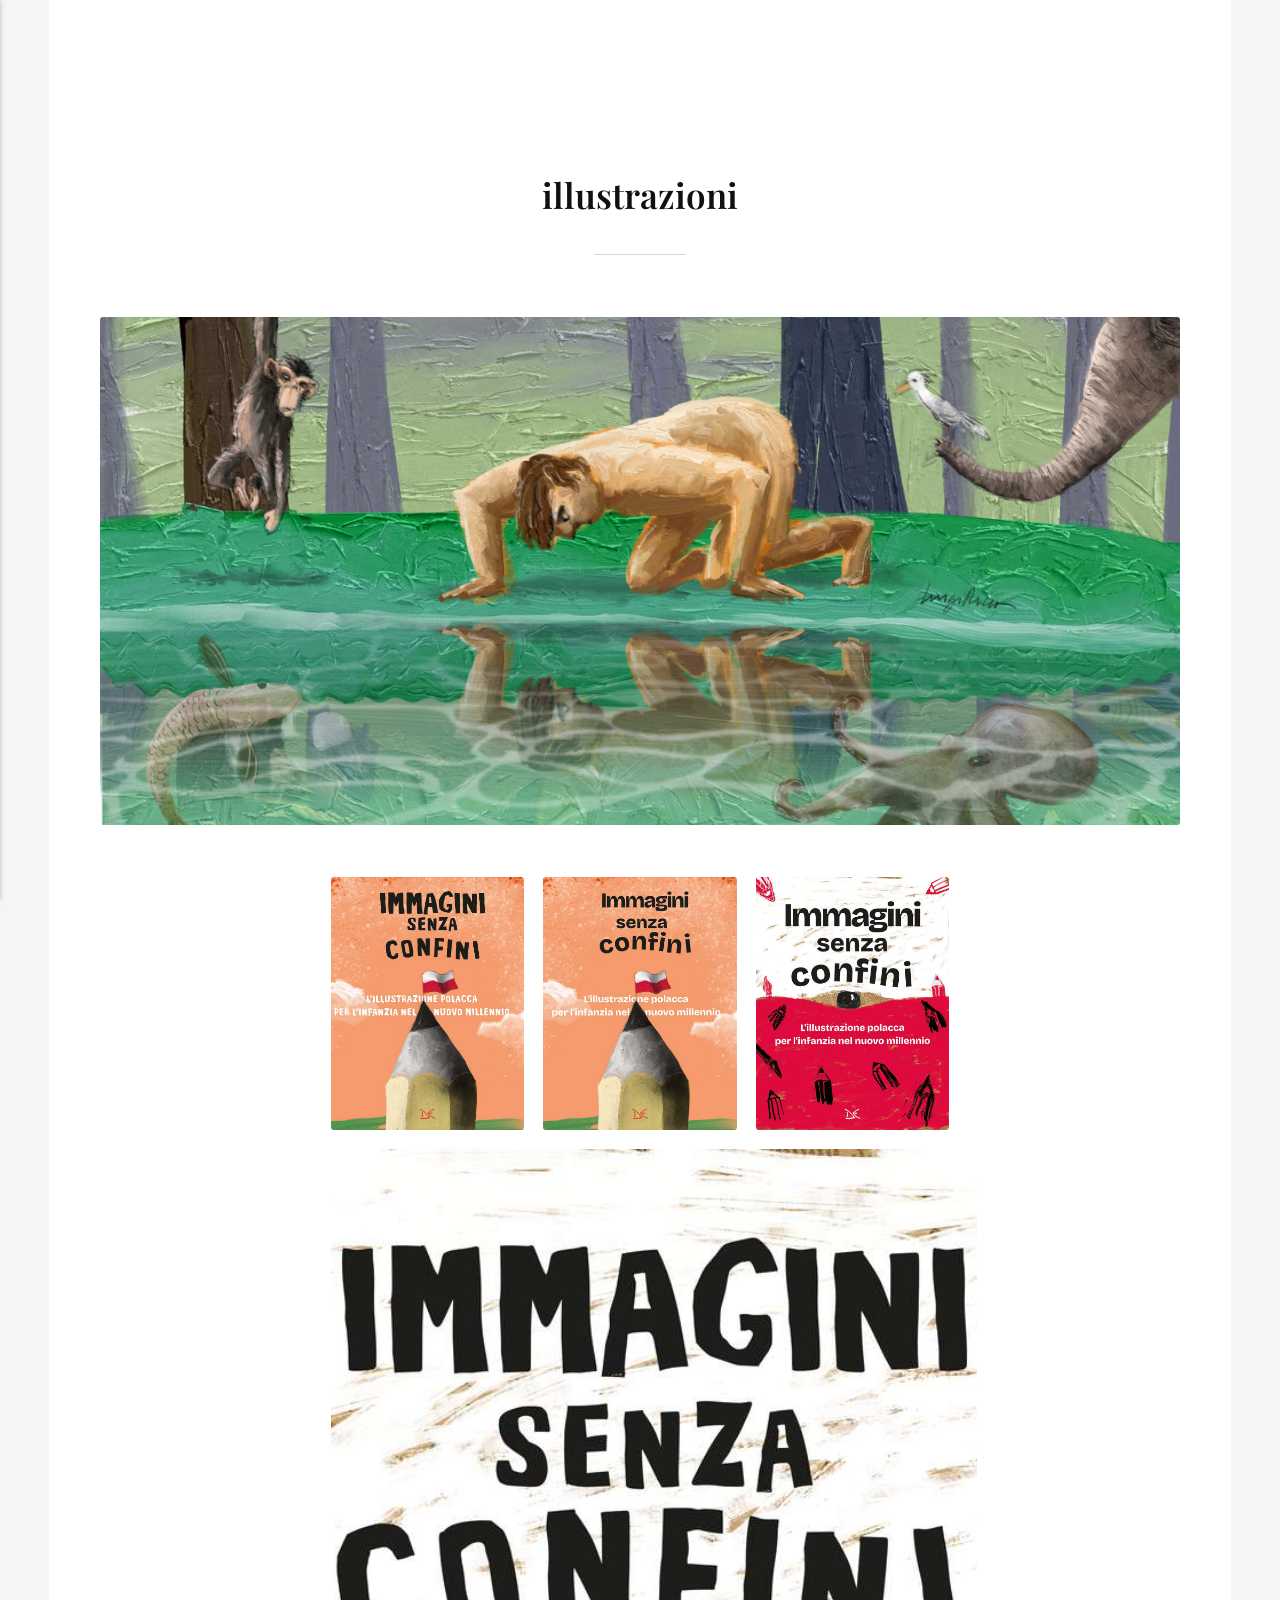
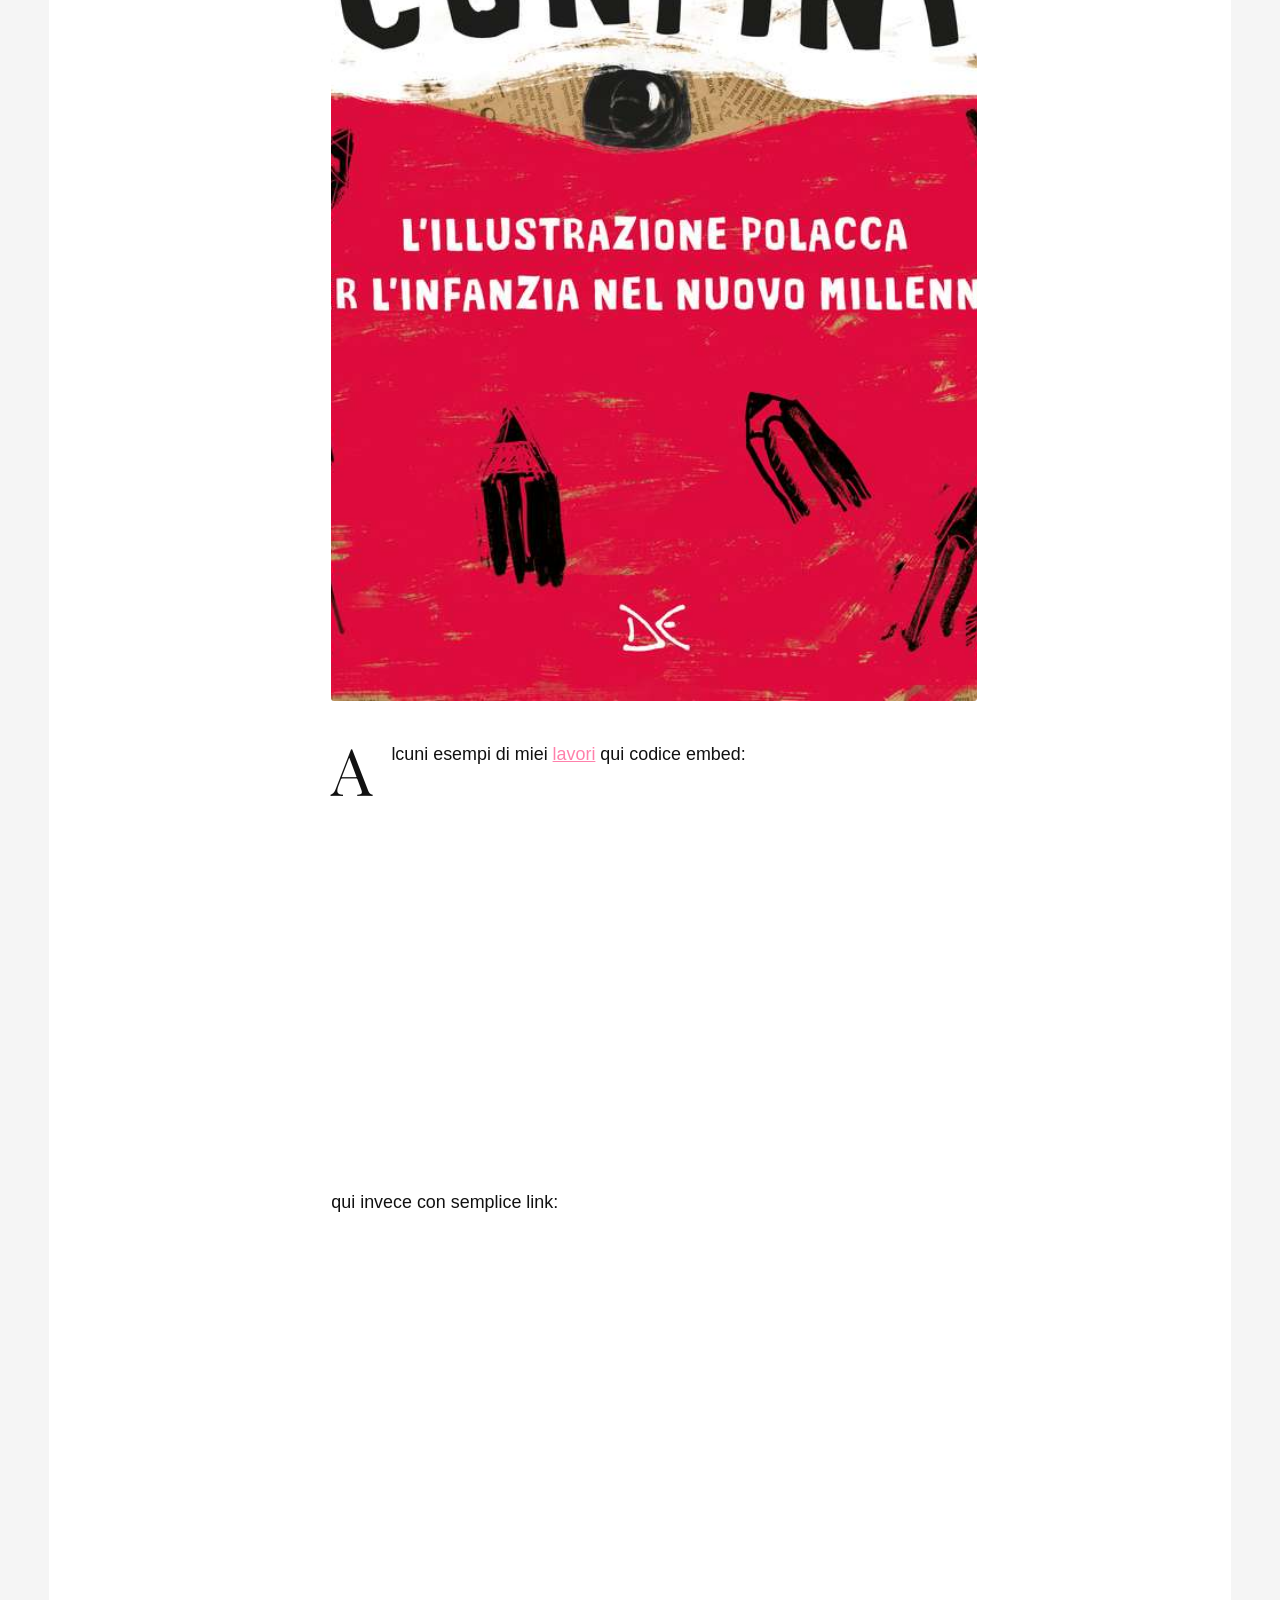
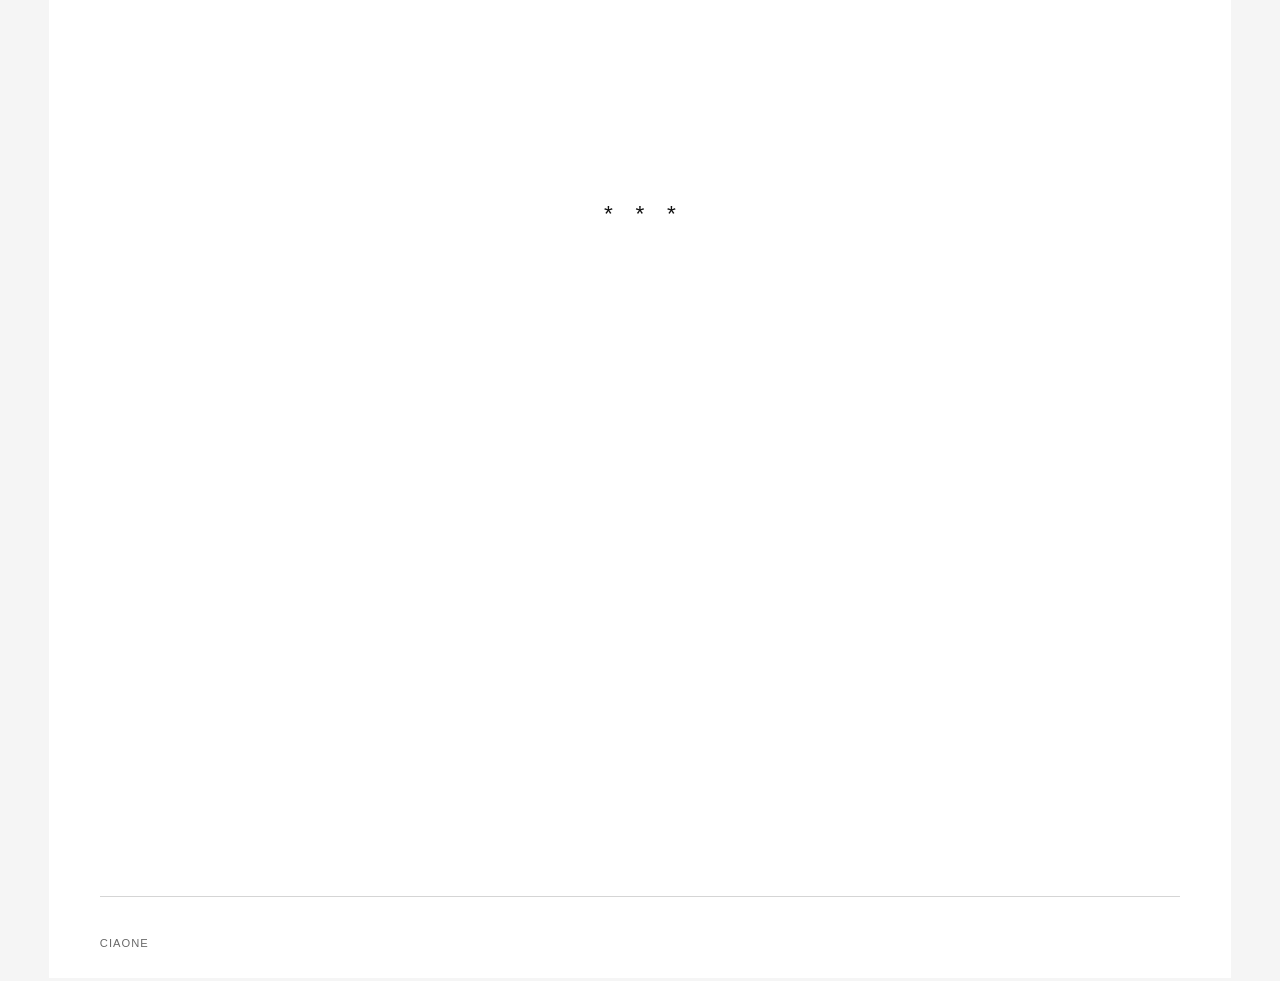
<file: illustrazioni/index.html>
<!DOCTYPE html><html lang="it"><head><meta charset="utf-8"><meta http-equiv="X-UA-Compatible" content="IE=edge"><meta name="viewport" content="width=device-width,initial-scale=1"><title>illustrazioni - Luix</title><meta name="description" content="&amp;lt;iframe src&#x3D;&quot;https://www.behance.net/embed/project/141392111?ilo0&#x3D;1&quot; height&#x3D;&quot;316&quot; width&#x3D;&quot;404&quot; allowfullscreen lazyload frameborder&#x3D;&quot;0&quot; allow&#x3D;&quot;clipboard-write&quot; refererPolicy&#x3D;&quot;strict-origin-when-cross-origin&quot;&amp;gt;&amp;lt;/iframe&amp;gt; Alcuni esempi di&amp;hellip;"><meta name="generator" content="Publii Open-Source CMS for Static Site"><link rel="canonical" href="https://luigi-ricca.github.io/prove/illustrazioni/"><link rel="alternate" type="application/atom+xml" href="https://luigi-ricca.github.io/prove/feed.xml" title="Luix - RSS"><link rel="alternate" type="application/json" href="https://luigi-ricca.github.io/prove/feed.json" title="Luix - JSON"><meta property="og:title" content="illustrazioni"><meta property="og:image" content="https://luigi-ricca.github.io/prove/media/posts/1/Animali-taglio-.png"><meta property="og:image:width" content="1600"><meta property="og:image:height" content="752"><meta property="og:site_name" content="Luix"><meta property="og:description" content="&amp;lt;iframe src&#x3D;&quot;https://www.behance.net/embed/project/141392111?ilo0&#x3D;1&quot; height&#x3D;&quot;316&quot; width&#x3D;&quot;404&quot; allowfullscreen lazyload frameborder&#x3D;&quot;0&quot; allow&#x3D;&quot;clipboard-write&quot; refererPolicy&#x3D;&quot;strict-origin-when-cross-origin&quot;&amp;gt;&amp;lt;/iframe&amp;gt; Alcuni esempi di&amp;hellip;"><meta property="og:url" content="https://luigi-ricca.github.io/prove/illustrazioni/"><meta property="og:type" content="article"><link rel="preload" href="https://luigi-ricca.github.io/prove/assets/dynamic/fonts/playfairdisplay/playfairdisplay.woff2" as="font" type="font/woff2" crossorigin><link rel="stylesheet" href="https://luigi-ricca.github.io/prove/assets/css/style.css?v&#x3D;72bf03a5dd635d884669a21b09d74ff2"><script type="application/ld+json">{"@context":"http://schema.org","@type":"Article","mainEntityOfPage":{"@type":"WebPage","@id":"https://luigi-ricca.github.io/prove/illustrazioni/"},"headline":"illustrazioni","datePublished":"2026-11-07T12:07+01:00","dateModified":"2026-11-08T11:17+01:00","image":{"@type":"ImageObject","url":"https://luigi-ricca.github.io/prove/media/posts/1/Animali-taglio-.png","height":752,"width":1600},"description":"&lt;iframe src=\"https://www.behance.net/embed/project/141392111?ilo0=1\" height=\"316\" width=\"404\" allowfullscreen lazyload frameborder=\"0\" allow=\"clipboard-write\" refererPolicy=\"strict-origin-when-cross-origin\"&gt;&lt;/iframe&gt; Alcuni esempi di&hellip;","author":{"@type":"Person","name":"L","url":"https://luigi-ricca.github.io/prove/authors/l/"},"publisher":{"@type":"Organization","name":"L","logo":{"@type":"ImageObject","url":"https://luigi-ricca.github.io/prove/media/website/Lumaca-LR.png","height":513,"width":513}}}</script><noscript><style>img[loading] {
                    opacity: 1;
                }</style></noscript><link rel="stylesheet" href="https://luigi-ricca.github.io/prove/media/plugins/simpleLightboxGallery/venobox.min.css"><link rel="stylesheet" href="https://luigi-ricca.github.io/prove/media/plugins/simpleLightboxGallery/simple-lightbox-gallery.css"></head><body class="page-template"><div class="container"><header class="header" id="js-header"><a href="https://luigi-ricca.github.io/prove/" class="logo"><img src="https://luigi-ricca.github.io/prove/media/website/Lumaca-LR.png" alt="Luix" width="513" height="513"></a><nav class="navbar js-navbar"><button class="navbar__toggle js-toggle" aria-label="Menu"><span class="navbar__toggle-box"><span class="navbar__toggle-inner">Menu</span></span></button><ul class="navbar__menu"><li class="active"><a href="https://luigi-ricca.github.io/prove/illustrazioni/" target="_self">illustraz</a></li><li><a href="https://luigi-ricca.github.io/prove/bio/" target="_self">bio</a></li><li><a href="https://luigi-ricca.github.io/prove/illustrazioni/lavori/" target="_self">lavoricchi</a></li></ul></nav></header><main class="page"><article class="content wrapper"><header class="hero"><h1 class="content__title">illustrazioni</h1></header><figure class="content__featured-image post__image--wide"><img src="https://luigi-ricca.github.io/prove/media/posts/1/Animali-taglio-.png" srcset="https://luigi-ricca.github.io/prove/media/posts/1/responsive/Animali-taglio--xs.png 300w, https://luigi-ricca.github.io/prove/media/posts/1/responsive/Animali-taglio--sm.png 480w, https://luigi-ricca.github.io/prove/media/posts/1/responsive/Animali-taglio--md.png 768w, https://luigi-ricca.github.io/prove/media/posts/1/responsive/Animali-taglio--lg.png 1024w, https://luigi-ricca.github.io/prove/media/posts/1/responsive/Animali-taglio--xl.png 1360w, https://luigi-ricca.github.io/prove/media/posts/1/responsive/Animali-taglio--2xl.png 1600w, https://luigi-ricca.github.io/prove/media/posts/1/responsive/Animali-taglio--sm2.png 375w" sizes="(max-width: 1600px) 100vw, 1600px" loading="eager" height="752" width="1600" alt=""></figure><div class="content__entry"><div class="gallery-wrapper"><div class="gallery" data-translation="Add images" data-columns="3" data-is-empty="false"><figure class="gallery__item"><a href="https://luigi-ricca.github.io/prove/media/posts/1/gallery/prova-cop-ill-polacca_3.jpg" data-size="x" data-gall="galleryGroup-1"><img loading="lazy" src="https://luigi-ricca.github.io/prove/media/posts/1/gallery/prova-cop-ill-polacca_3-thumbnail.jpg" alt="" width="768" height="1006"></a></figure><figure class="gallery__item"><a href="https://luigi-ricca.github.io/prove/media/posts/1/gallery/prova-cop-ill-polacca_4.jpg" data-size="x" data-gall="galleryGroup-1"><img loading="lazy" src="https://luigi-ricca.github.io/prove/media/posts/1/gallery/prova-cop-ill-polacca_4-thumbnail.jpg" alt="" width="768" height="1006"></a></figure><figure class="gallery__item"><a href="https://luigi-ricca.github.io/prove/media/posts/1/gallery/prova-cop-ill-polacca_2.jpg" data-size="x" data-gall="galleryGroup-1"><img loading="lazy" src="https://luigi-ricca.github.io/prove/media/posts/1/gallery/prova-cop-ill-polacca_2-thumbnail.jpg" alt="" width="768" height="1006"></a></figure><figure></figure><figure class="gallery__item"><a href="https://luigi-ricca.github.io/prove/media/posts/1/gallery/prova-cop-ill-polacca_1.jpg" data-size="x" data-gall="galleryGroup-1"><img loading="lazy" src="https://luigi-ricca.github.io/prove/media/posts/1/gallery/prova-cop-ill-polacca_1-thumbnail.jpg" alt="" width="768" height="1006"><pre class="language-none"><code>&lt;iframe src="https://www.behance.net/embed/project/141392111?ilo0=1" height="316" width="404" allowfullscreen lazyload frameborder="0" allow="clipboard-write" refererPolicy="strict-origin-when-cross-origin"&gt;&lt;/iframe&gt;</code></pre></a></figure></div></div><p class="dropcap" data-translation="Add images" data-columns="3" data-is-empty="false">Alcuni esempi di miei <a href="https://demo.getpublii.eu/themes/simple/v3/tips-and-tricks/" target="_blank" rel="noopener noreferrer">lavori</a> qui codice embed:</p><div class="post__iframe"><iframe loading="lazy" width="640" height="360" title="vimeo-player" src="https://player.vimeo.com/video/20070671?h=7a858d0062" frameborder="0" referrerpolicy="strict-origin-when-cross-origin" allow="autoplay; fullscreen; picture-in-picture; clipboard-write; encrypted-media; web-share" allowfullscreen="allowfullscreen"></iframe></div><p data-translation="Add images" data-columns="3" data-is-empty="false">qui invece con semplice link:</p><figure class="post__video"><iframe loading="lazy" width="425" height="350" src="https://player.vimeo.com/video/20070671?title=0&amp;byline=0&amp;portrait=0&amp;color=8dc7dc" allowfullscreen="allowfullscreen"></iframe></figure><hr><figure class="post__video"><iframe loading="lazy" width="425" height="350" src="https://player.vimeo.com/video/1074070547?title=0&amp;byline=0&amp;portrait=0&amp;color=8dc7dc" allowfullscreen="allowfullscreen"></iframe></figure></div></article></main><footer class="footer"><div class="footer__copyright">ciaone</div></footer></div><script defer="defer" src="https://luigi-ricca.github.io/prove/assets/js/scripts.min.js?v&#x3D;1762f7ab131e33a4eb8fb224822de245"></script><script>window.publiiThemeMenuConfig={mobileMenuMode:'sidebar',animationSpeed:300,submenuWidth: 'auto',doubleClickTime:500,mobileMenuExpandableSubmenus:true,relatedContainerForOverlayMenuSelector:'.navbar'};</script><script>/*<![CDATA[*/var images=document.querySelectorAll("img[loading]");for(var i=0;i<images.length;i++){if(images[i].complete){images[i].classList.add("is-loaded")}else{images[i].addEventListener("load",function(){this.classList.add("is-loaded")},false)}};/*]]>*/</script><script defer="defer" src="https://luigi-ricca.github.io/prove/media/plugins/simpleLightboxGallery/venobox.min.js"></script><script defer="defer" src="https://luigi-ricca.github.io/prove/media/plugins/simpleLightboxGallery/simple-lightbox-gallery.js" data-config="{&quot;venobox&quot;:{&quot;selector&quot;:&quot;.gallery__item a&quot;,&quot;titleattr&quot;:&quot;data-title&quot;,&quot;bgcolor&quot;:&quot;rgba(38, 40, 44, 1)&quot;,&quot;fitView&quot;:true,&quot;focusItem&quot;:true,&quot;infinigall&quot;:true,&quot;maxWidth&quot;:&quot;100%&quot;,&quot;navigation&quot;:true,&quot;navKeyboard&quot;:true,&quot;navTouch&quot;:true,&quot;navSpeed&quot;:300,&quot;numeration&quot;:true,&quot;overlayClose&quot;:true,&quot;overlayColor&quot;:&quot;rgba(0,0,0,0.8)&quot;,&quot;share&quot;:true,&quot;shareStyle&quot;:&quot;pill&quot;,&quot;spinColor&quot;:&quot;#d2d2d2&quot;,&quot;spinner&quot;:&quot;pulse&quot;,&quot;titlePosition&quot;:&quot;top&quot;,&quot;titleStyle&quot;:&quot;transparent&quot;,&quot;toolsBackground&quot;:&quot;#1C1C1C&quot;,&quot;toolsColor&quot;:&quot;#d2d2d2&quot;,&quot;initialScale&quot;:0.9,&quot;transitionSpeed&quot;:200},&quot;controls&quot;:{&quot;keyboardNavigation&quot;:true,&quot;share&quot;:true,&quot;download&quot;:true,&quot;copyLink&quot;:true},&quot;labels&quot;:{&quot;dialog&quot;:&quot;Image gallery&quot;,&quot;close&quot;:&quot;Close&quot;,&quot;previous&quot;:&quot;Previous image&quot;,&quot;next&quot;:&quot;Next image&quot;,&quot;share&quot;:&quot;Share image&quot;,&quot;download&quot;:&quot;Download image&quot;,&quot;copyLink&quot;:&quot;Copy image link&quot;,&quot;copied&quot;:&quot;Link copied&quot;,&quot;loading&quot;:&quot;Loading image&quot;,&quot;loadError&quot;:&quot;The image cannot be loaded&quot;,&quot;imageAltFallback&quot;:&quot;Gallery image&quot;,&quot;counterSeparator&quot;:&quot; / &quot;}}"></script></body></html>
</file>
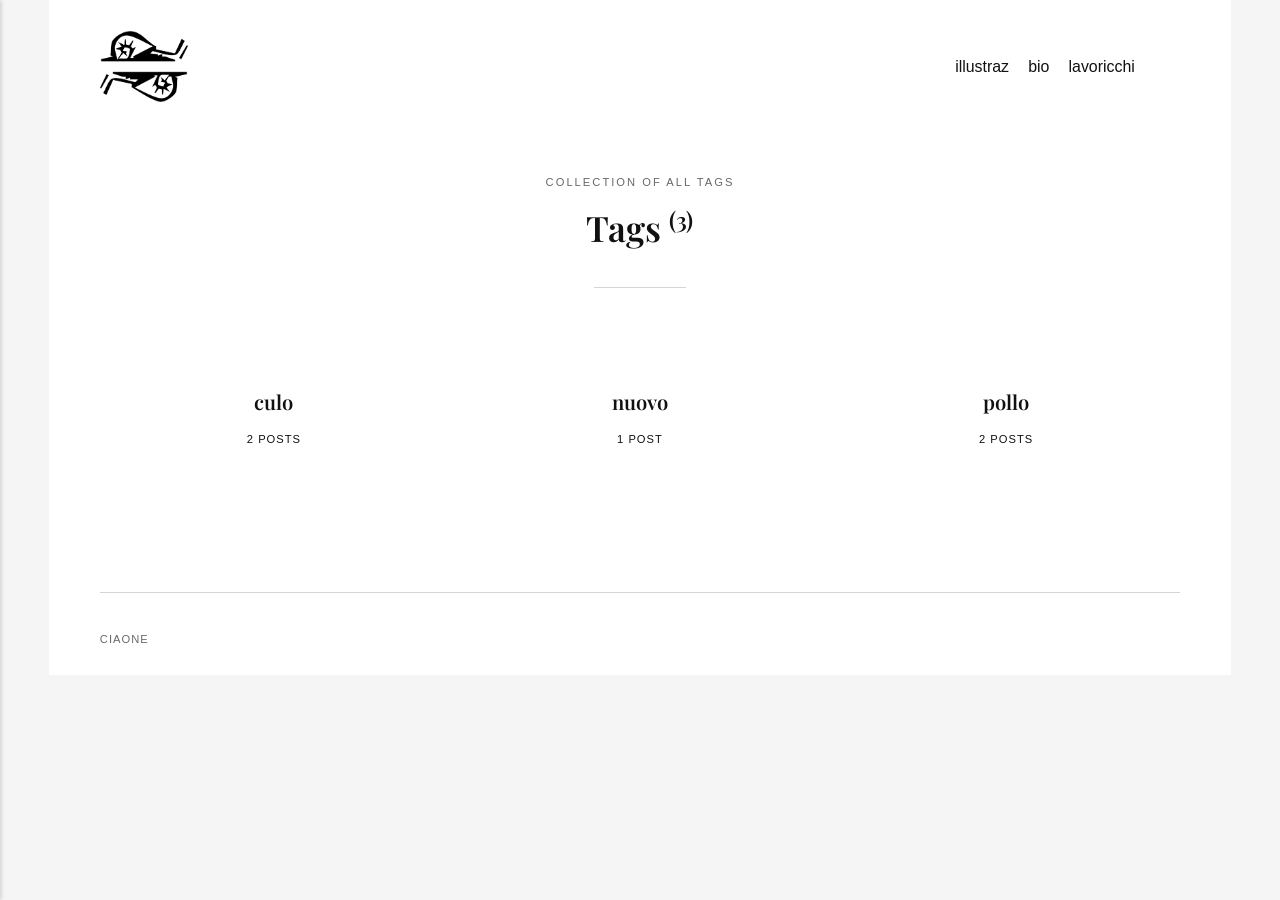
<file: tags/index.html>
<!DOCTYPE html><html lang="it"><head><meta charset="utf-8"><meta http-equiv="X-UA-Compatible" content="IE=edge"><meta name="viewport" content="width=device-width,initial-scale=1"><title>All tags - Luix</title><meta name="robots" content="noindex, follow"><meta name="generator" content="Publii Open-Source CMS for Static Site"><link rel="alternate" type="application/atom+xml" href="https://luigi-ricca.github.io/prove/feed.xml" title="Luix - RSS"><link rel="alternate" type="application/json" href="https://luigi-ricca.github.io/prove/feed.json" title="Luix - JSON"><meta property="og:title" content="Luix"><meta property="og:image" content="https://luigi-ricca.github.io/prove/media/website/Lumaca-LR.png"><meta property="og:image:width" content="513"><meta property="og:image:height" content="513"><meta property="og:site_name" content="Luix"><meta property="og:description" content=""><meta property="og:url" content="https://luigi-ricca.github.io/prove/tags/"><meta property="og:type" content="website"><link rel="preload" href="https://luigi-ricca.github.io/prove/assets/dynamic/fonts/playfairdisplay/playfairdisplay.woff2" as="font" type="font/woff2" crossorigin><link rel="stylesheet" href="https://luigi-ricca.github.io/prove/assets/css/style.css?v&#x3D;72bf03a5dd635d884669a21b09d74ff2"><script type="application/ld+json">{"@context":"http://schema.org","@type":"Organization","name":"Luix","logo":"https://luigi-ricca.github.io/prove/media/website/Lumaca-LR.png","url":"https://luigi-ricca.github.io/prove/"}</script><noscript><style>img[loading] {
                    opacity: 1;
                }</style></noscript></head><body class="tags-template"><div class="container"><header class="header" id="js-header"><a href="https://luigi-ricca.github.io/prove/" class="logo"><img src="https://luigi-ricca.github.io/prove/media/website/Lumaca-LR.png" alt="Luix" width="513" height="513"></a><nav class="navbar js-navbar"><button class="navbar__toggle js-toggle" aria-label="Menu"><span class="navbar__toggle-box"><span class="navbar__toggle-inner">Menu</span></span></button><ul class="navbar__menu"><li><a href="https://luigi-ricca.github.io/prove/illustrazioni/" target="_self">illustraz</a></li><li><a href="https://luigi-ricca.github.io/prove/bio/" target="_self">bio</a></li><li><a href="https://luigi-ricca.github.io/prove/illustrazioni/lavori/" target="_self">lavoricchi</a></li></ul></nav></header><main class="page page--tags"><section class="hero wrapper"><p>Collection of all tags</p><h1>Tags <sup>(3)</sup></h1></section><ul class="l-col l-col--3"><li class="c-card"><a href="https://luigi-ricca.github.io/prove/tags/culo/" class="c-card__link"><div class="c-card__body"><div class="c-card__text"><h2>culo</h2><span>2 Posts</span></div></div></a></li><li class="c-card"><a href="https://luigi-ricca.github.io/prove/tags/nuovo/" class="c-card__link"><div class="c-card__body"><div class="c-card__text"><h2>nuovo</h2><span>1 Post</span></div></div></a></li><li class="c-card"><a href="https://luigi-ricca.github.io/prove/tags/pollo/" class="c-card__link"><div class="c-card__body"><div class="c-card__text"><h2>pollo</h2><span>2 Posts</span></div></div></a></li></ul></main><footer class="footer"><div class="footer__copyright">ciaone</div></footer></div><script defer="defer" src="https://luigi-ricca.github.io/prove/assets/js/scripts.min.js?v&#x3D;1762f7ab131e33a4eb8fb224822de245"></script><script>window.publiiThemeMenuConfig={mobileMenuMode:'sidebar',animationSpeed:300,submenuWidth: 'auto',doubleClickTime:500,mobileMenuExpandableSubmenus:true,relatedContainerForOverlayMenuSelector:'.navbar'};</script><script defer="defer" src="https://luigi-ricca.github.io/prove/assets/js/isotope.pkgd.min.js?v&#x3D;2afcff647ed260006faa71c8e779e8d4"></script><script>window.addEventListener("DOMContentLoaded",function(){var j=new Isotope(".l-col",{itemSelector:".c-card",percentPosition:true,layoutMode:"masonry",transitionDuration:"0.6s",masonry:{columnWidth:".c-card"}});var g=document.querySelector(".filter__button-group");if(g){g.addEventListener("click",function(i){if(!matchesSelector(i.target,"button")){return}var k=i.target.getAttribute("data-filter");j.arrange({filter:k})});var b=document.querySelectorAll(".filter__button-group");for(var c=0,e=b.length;c<e;c++){var d=b[c];h(d)}function h(i){i.addEventListener("click",function(k){if(!matchesSelector(k.target,"button")){return}var m=i.querySelector(".is-active");if(m){m.classList.remove("is-active");m.setAttribute("aria-pressed","false")}k.target.classList.add("is-active");k.target.setAttribute("aria-pressed","true")})}}var a=document.querySelector(".l-col");var f=document.querySelectorAll(".c-card");a.classList.add("is-visible");j.revealItemElements(f)});</script><script>/*<![CDATA[*/var images=document.querySelectorAll("img[loading]");for(var i=0;i<images.length;i++){if(images[i].complete){images[i].classList.add("is-loaded")}else{images[i].addEventListener("load",function(){this.classList.add("is-loaded")},false)}};/*]]>*/</script></body></html>
</file>
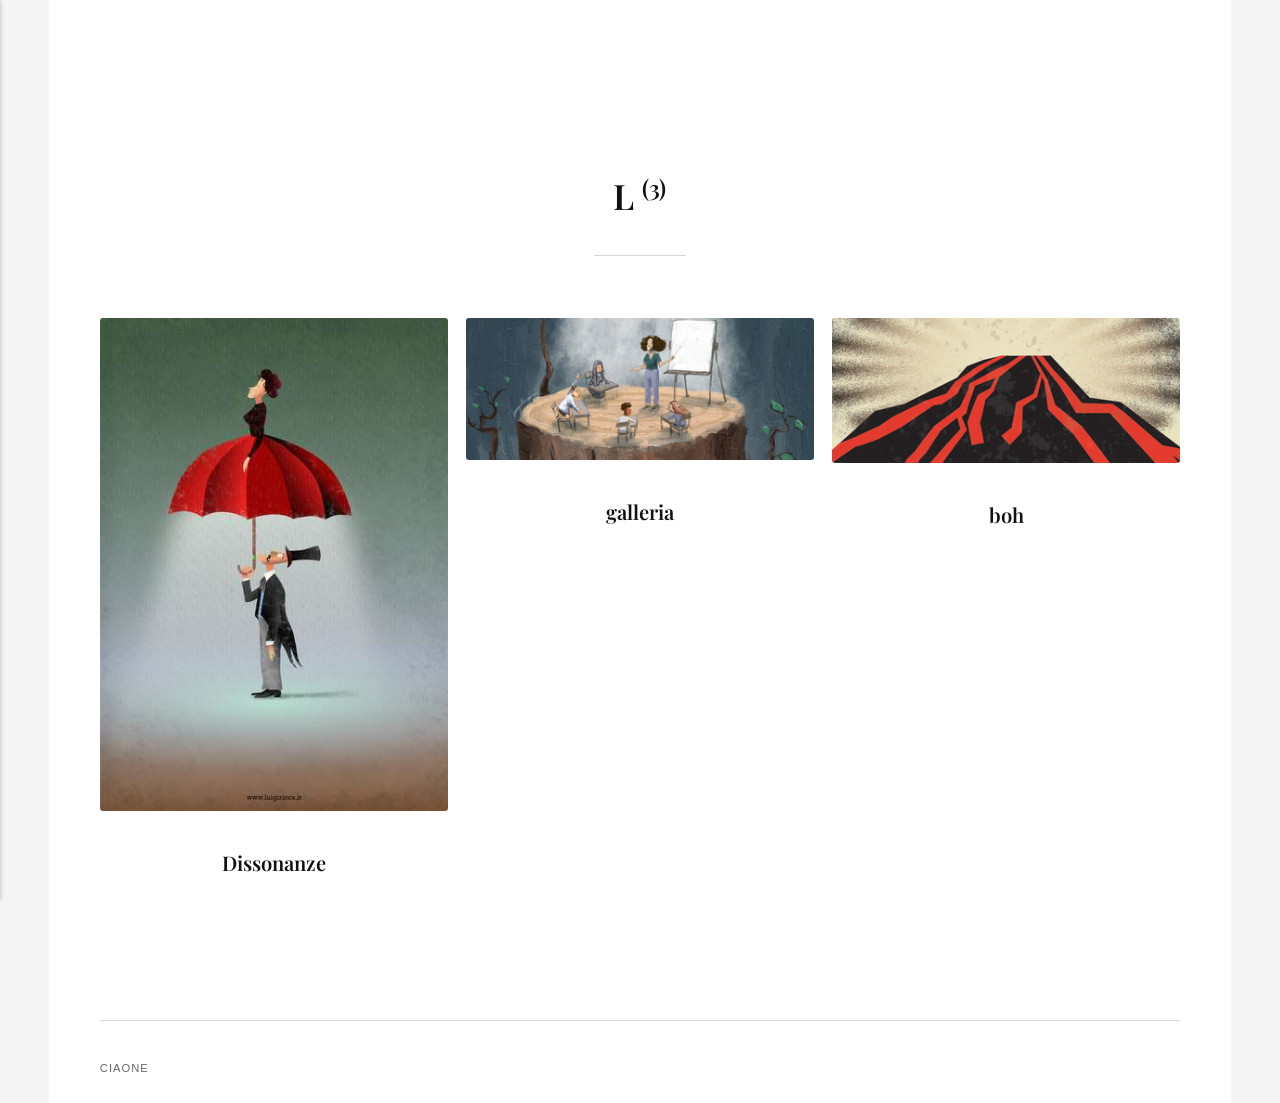
<file: authors/l/index.html>
<!DOCTYPE html><html lang="it"><head><meta charset="utf-8"><meta http-equiv="X-UA-Compatible" content="IE=edge"><meta name="viewport" content="width=device-width,initial-scale=1"><title>Author: L - Luix</title><meta name="robots" content="noindex, follow"><meta name="generator" content="Publii Open-Source CMS for Static Site"><link rel="alternate" type="application/atom+xml" href="https://luigi-ricca.github.io/prove/feed.xml" title="Luix - RSS"><link rel="alternate" type="application/json" href="https://luigi-ricca.github.io/prove/feed.json" title="Luix - JSON"><meta property="og:title" content="L"><meta property="og:image" content="https://luigi-ricca.github.io/prove/media/website/Lumaca-LR.png"><meta property="og:image:width" content="513"><meta property="og:image:height" content="513"><meta property="og:site_name" content="Luix"><meta property="og:description" content=""><meta property="og:url" content="https://luigi-ricca.github.io/prove/authors/l/"><meta property="og:type" content="website"><link rel="preload" href="https://luigi-ricca.github.io/prove/assets/dynamic/fonts/playfairdisplay/playfairdisplay.woff2" as="font" type="font/woff2" crossorigin><link rel="stylesheet" href="https://luigi-ricca.github.io/prove/assets/css/style.css?v&#x3D;72bf03a5dd635d884669a21b09d74ff2"><script type="application/ld+json">{"@context":"http://schema.org","@type":"Organization","name":"Luix","logo":"https://luigi-ricca.github.io/prove/media/website/Lumaca-LR.png","url":"https://luigi-ricca.github.io/prove/"}</script><noscript><style>img[loading] {
                    opacity: 1;
                }</style></noscript></head><body class="author-template"><div class="container"><header class="header" id="js-header"><a href="https://luigi-ricca.github.io/prove/" class="logo"><img src="https://luigi-ricca.github.io/prove/media/website/Lumaca-LR.png" alt="Luix" width="513" height="513"></a><nav class="navbar js-navbar"><button class="navbar__toggle js-toggle" aria-label="Menu"><span class="navbar__toggle-box"><span class="navbar__toggle-inner">Menu</span></span></button><ul class="navbar__menu"><li><a href="https://luigi-ricca.github.io/prove/illustrazioni/" target="_self">illustraz</a></li><li><a href="https://luigi-ricca.github.io/prove/bio/" target="_self">bio</a></li><li><a href="https://luigi-ricca.github.io/prove/illustrazioni/lavori/" target="_self">lavoricchi</a></li></ul></nav></header><main class="page page--author"><section class="hero wrapper"><h1>L <sup>(3)</sup></h1></section><section class="l-col l-col--3"><article class="c-card"><a href="https://luigi-ricca.github.io/prove/dissonanze/" class="c-card__link"><div class="c-card__header"><img src="https://luigi-ricca.github.io/prove/media/posts/5/donna-ombrello.jpg" srcset="https://luigi-ricca.github.io/prove/media/posts/5/responsive/donna-ombrello-xs.jpg 300w, https://luigi-ricca.github.io/prove/media/posts/5/responsive/donna-ombrello-sm.jpg 480w, https://luigi-ricca.github.io/prove/media/posts/5/responsive/donna-ombrello-md.jpg 768w, https://luigi-ricca.github.io/prove/media/posts/5/responsive/donna-ombrello-lg.jpg 1024w, https://luigi-ricca.github.io/prove/media/posts/5/responsive/donna-ombrello-xl.jpg 1360w, https://luigi-ricca.github.io/prove/media/posts/5/responsive/donna-ombrello-2xl.jpg 1600w, https://luigi-ricca.github.io/prove/media/posts/5/responsive/donna-ombrello-sm2.jpg 375w" sizes="(min-width: 75em) 25vw, (min-width: 56.25em) 33vw, (min-width: 37.5em) 50vw, 100vw" loading="lazy" height="1500" width="1060" alt=""></div><div class="c-card__body"><div class="c-card__text"><h2>Dissonanze</h2></div></div></a></article><article class="c-card"><a href="https://luigi-ricca.github.io/prove/galleria/" class="c-card__link"><div class="c-card__header"><img src="https://luigi-ricca.github.io/prove/media/posts/3/Scuola-taglio.png" srcset="https://luigi-ricca.github.io/prove/media/posts/3/responsive/Scuola-taglio-xs.png 300w, https://luigi-ricca.github.io/prove/media/posts/3/responsive/Scuola-taglio-sm.png 480w, https://luigi-ricca.github.io/prove/media/posts/3/responsive/Scuola-taglio-md.png 768w, https://luigi-ricca.github.io/prove/media/posts/3/responsive/Scuola-taglio-lg.png 1024w, https://luigi-ricca.github.io/prove/media/posts/3/responsive/Scuola-taglio-xl.png 1360w, https://luigi-ricca.github.io/prove/media/posts/3/responsive/Scuola-taglio-2xl.png 1600w, https://luigi-ricca.github.io/prove/media/posts/3/responsive/Scuola-taglio-sm2.png 375w" sizes="(min-width: 75em) 25vw, (min-width: 56.25em) 33vw, (min-width: 37.5em) 50vw, 100vw" loading="lazy" height="815" width="2000" alt=""></div><div class="c-card__body"><div class="c-card__text"><h2>galleria</h2></div></div></a></article><article class="c-card"><a href="https://luigi-ricca.github.io/prove/boh/" class="c-card__link"><div class="c-card__header"><img src="https://luigi-ricca.github.io/prove/media/posts/2/vulcano-sovietico-2.png" srcset="https://luigi-ricca.github.io/prove/media/posts/2/responsive/vulcano-sovietico-2-xs.png 300w, https://luigi-ricca.github.io/prove/media/posts/2/responsive/vulcano-sovietico-2-sm.png 480w, https://luigi-ricca.github.io/prove/media/posts/2/responsive/vulcano-sovietico-2-md.png 768w, https://luigi-ricca.github.io/prove/media/posts/2/responsive/vulcano-sovietico-2-lg.png 1024w, https://luigi-ricca.github.io/prove/media/posts/2/responsive/vulcano-sovietico-2-xl.png 1360w, https://luigi-ricca.github.io/prove/media/posts/2/responsive/vulcano-sovietico-2-2xl.png 1600w, https://luigi-ricca.github.io/prove/media/posts/2/responsive/vulcano-sovietico-2-sm2.png 375w" sizes="(min-width: 75em) 25vw, (min-width: 56.25em) 33vw, (min-width: 37.5em) 50vw, 100vw" loading="lazy" height="400" width="959" alt=""></div><div class="c-card__body"><div class="c-card__text"><h2>boh</h2></div></div></a></article></section></main><footer class="footer"><div class="footer__copyright">ciaone</div></footer></div><script defer="defer" src="https://luigi-ricca.github.io/prove/assets/js/scripts.min.js?v&#x3D;1762f7ab131e33a4eb8fb224822de245"></script><script>window.publiiThemeMenuConfig={mobileMenuMode:'sidebar',animationSpeed:300,submenuWidth: 'auto',doubleClickTime:500,mobileMenuExpandableSubmenus:true,relatedContainerForOverlayMenuSelector:'.navbar'};</script><script defer="defer" src="https://luigi-ricca.github.io/prove/assets/js/isotope.pkgd.min.js?v&#x3D;2afcff647ed260006faa71c8e779e8d4"></script><script>window.addEventListener("DOMContentLoaded",function(){var j=new Isotope(".l-col",{itemSelector:".c-card",percentPosition:true,layoutMode:"masonry",transitionDuration:"0.6s",masonry:{columnWidth:".c-card"}});var g=document.querySelector(".filter__button-group");if(g){g.addEventListener("click",function(i){if(!matchesSelector(i.target,"button")){return}var k=i.target.getAttribute("data-filter");j.arrange({filter:k})});var b=document.querySelectorAll(".filter__button-group");for(var c=0,e=b.length;c<e;c++){var d=b[c];h(d)}function h(i){i.addEventListener("click",function(k){if(!matchesSelector(k.target,"button")){return}var m=i.querySelector(".is-active");if(m){m.classList.remove("is-active");m.setAttribute("aria-pressed","false")}k.target.classList.add("is-active");k.target.setAttribute("aria-pressed","true")})}}var a=document.querySelector(".l-col");var f=document.querySelectorAll(".c-card");a.classList.add("is-visible");j.revealItemElements(f)});</script><script>/*<![CDATA[*/var images=document.querySelectorAll("img[loading]");for(var i=0;i<images.length;i++){if(images[i].complete){images[i].classList.add("is-loaded")}else{images[i].addEventListener("load",function(){this.classList.add("is-loaded")},false)}};/*]]>*/</script></body></html>
</file>
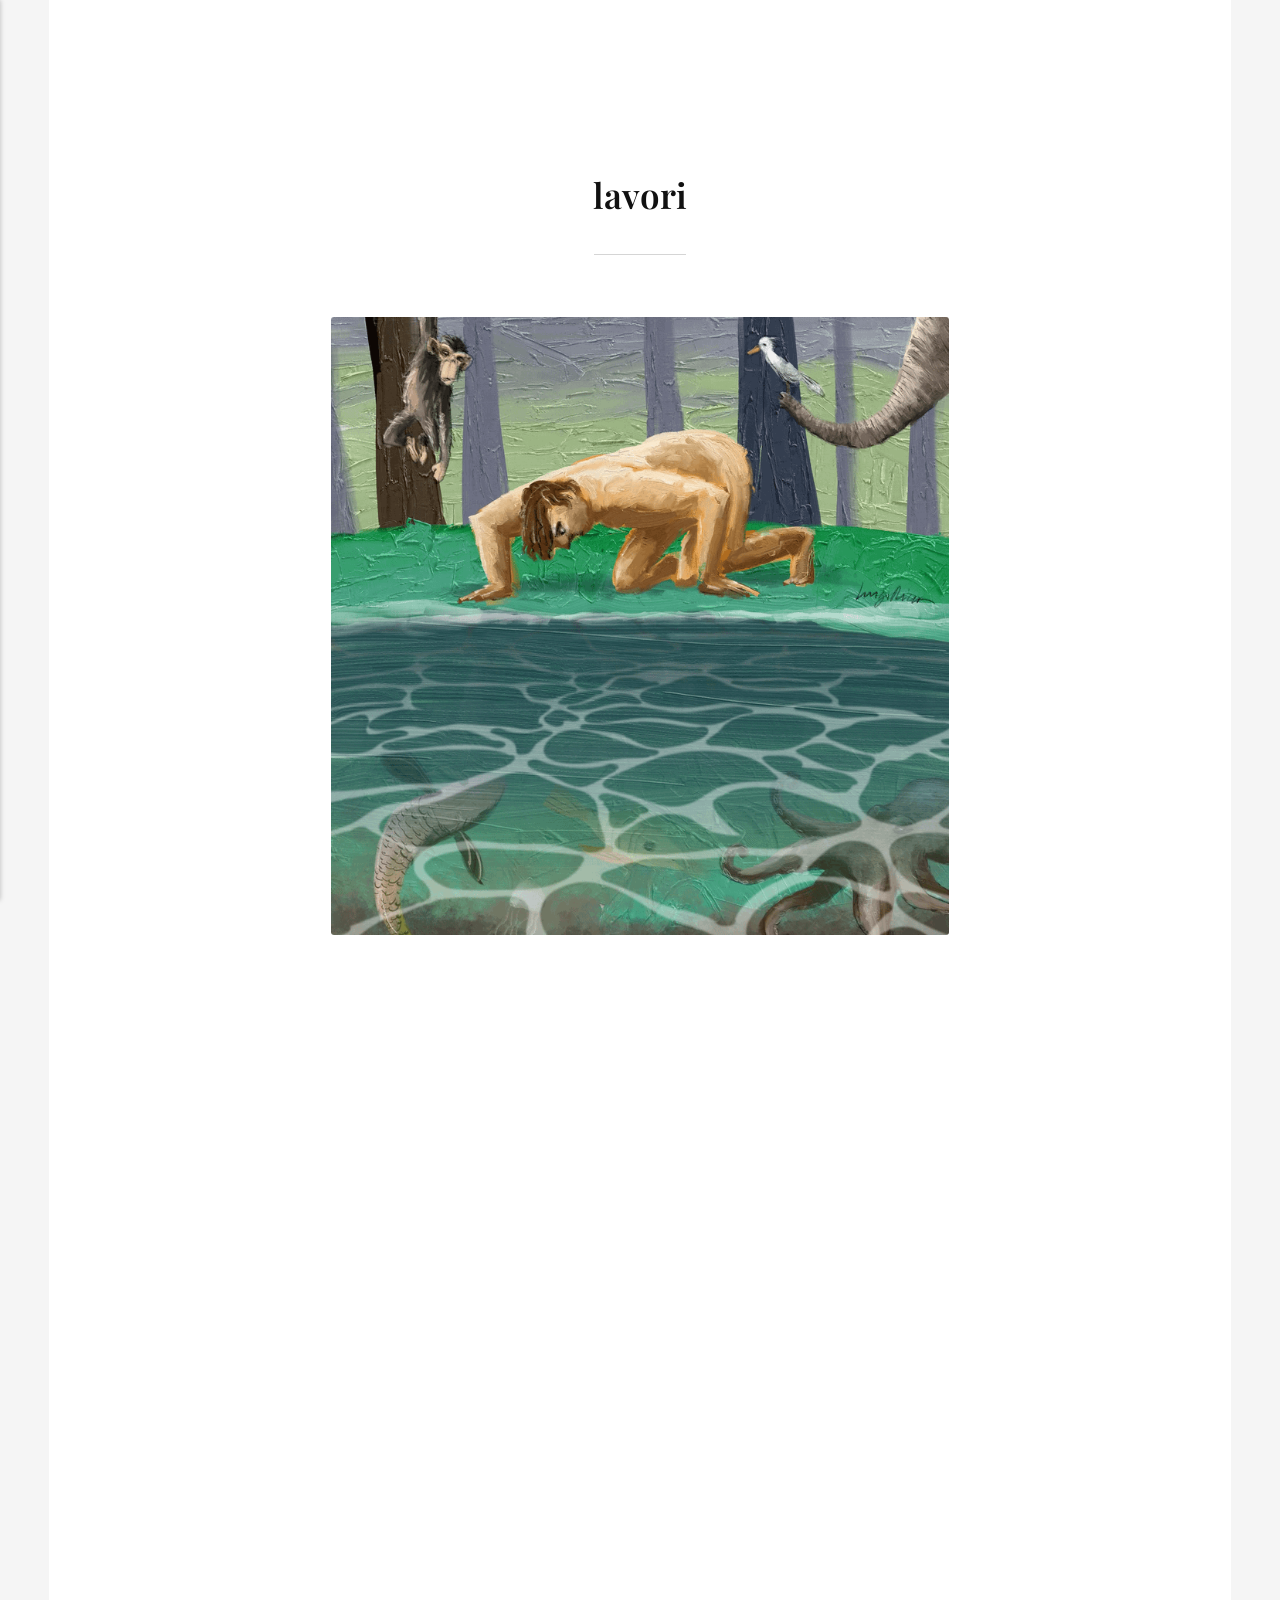
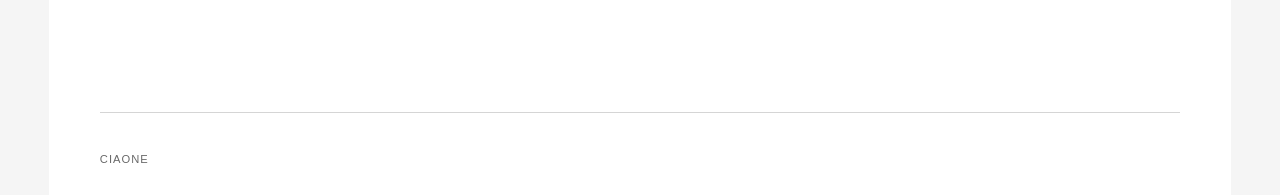
<file: illustrazioni/lavori/index.html>
<!DOCTYPE html><html lang="it"><head><meta charset="utf-8"><meta http-equiv="X-UA-Compatible" content="IE=edge"><meta name="viewport" content="width=device-width,initial-scale=1"><title>lavori - Luix</title><meta name="generator" content="Publii Open-Source CMS for Static Site"><link rel="canonical" href="https://luigi-ricca.github.io/prove/illustrazioni/lavori/"><link rel="alternate" type="application/atom+xml" href="https://luigi-ricca.github.io/prove/feed.xml" title="Luix - RSS"><link rel="alternate" type="application/json" href="https://luigi-ricca.github.io/prove/feed.json" title="Luix - JSON"><meta property="og:title" content="lavori"><meta property="og:image" content="https://luigi-ricca.github.io/prove/media/website/Lumaca-LR.png"><meta property="og:image:width" content="513"><meta property="og:image:height" content="513"><meta property="og:site_name" content="Luix"><meta property="og:description" content=""><meta property="og:url" content="https://luigi-ricca.github.io/prove/illustrazioni/lavori/"><meta property="og:type" content="article"><link rel="preload" href="https://luigi-ricca.github.io/prove/assets/dynamic/fonts/playfairdisplay/playfairdisplay.woff2" as="font" type="font/woff2" crossorigin><link rel="stylesheet" href="https://luigi-ricca.github.io/prove/assets/css/style.css?v&#x3D;72bf03a5dd635d884669a21b09d74ff2"><script type="application/ld+json">{"@context":"http://schema.org","@type":"Article","mainEntityOfPage":{"@type":"WebPage","@id":"https://luigi-ricca.github.io/prove/illustrazioni/lavori/"},"headline":"lavori","datePublished":"2026-11-08T15:44+01:00","dateModified":"2026-11-08T17:00+01:00","image":{"@type":"ImageObject","url":"https://luigi-ricca.github.io/prove/media/website/Lumaca-LR.png","height":513,"width":513},"description":"","author":{"@type":"Person","name":"L","url":"https://luigi-ricca.github.io/prove/authors/l/"},"publisher":{"@type":"Organization","name":"L","logo":{"@type":"ImageObject","url":"https://luigi-ricca.github.io/prove/media/website/Lumaca-LR.png","height":513,"width":513}}}</script><noscript><style>img[loading] {
                    opacity: 1;
                }</style></noscript></head><body class="page-template"><div class="container"><header class="header" id="js-header"><a href="https://luigi-ricca.github.io/prove/" class="logo"><img src="https://luigi-ricca.github.io/prove/media/website/Lumaca-LR.png" alt="Luix" width="513" height="513"></a><nav class="navbar js-navbar"><button class="navbar__toggle js-toggle" aria-label="Menu"><span class="navbar__toggle-box"><span class="navbar__toggle-inner">Menu</span></span></button><ul class="navbar__menu"><li><a href="https://luigi-ricca.github.io/prove/illustrazioni/" target="_self">illustraz</a></li><li><a href="https://luigi-ricca.github.io/prove/bio/" target="_self">bio</a></li><li class="active"><a href="https://luigi-ricca.github.io/prove/illustrazioni/lavori/" target="_self">lavoricchi</a></li></ul></nav></header><main class="page"><article class="content wrapper"><header class="hero"><h1 class="content__title">lavori</h1></header><div class="content__entry"><p><a href="https://luigi-ricca.github.io/prove/dissonanze/"></a> <a href="https://luigi-ricca.github.io/prove/dissonanze/" class="post__image"><figure class="post__image"><img loading="lazy" src="https://luigi-ricca.github.io/prove/media/posts/6/animali.gif" alt="" width="800" height="800"></figure></a></p><div class="post__iframe"><iframe loading="lazy" width="1080" height="1109" src="https://docs.google.com/presentation/d/e/2PACX-1vQFdIH3YafUFdxqgwsEU-6DQb6J1v_kWOZT0-XdNASnG-OhLfBqrs0juZJVzhgjzNtR4wtvZwcHQJlR/pubembed?start=false&amp;loop=false&amp;delayms=3000" frameborder="0" allowfullscreen="allowfullscreen" mozallowfullscreen="mozallowfullscreen" webkitallowfullscreen="webkitallowfullscreen"></iframe></div></div></article></main><footer class="footer"><div class="footer__copyright">ciaone</div></footer></div><script defer="defer" src="https://luigi-ricca.github.io/prove/assets/js/scripts.min.js?v&#x3D;1762f7ab131e33a4eb8fb224822de245"></script><script>window.publiiThemeMenuConfig={mobileMenuMode:'sidebar',animationSpeed:300,submenuWidth: 'auto',doubleClickTime:500,mobileMenuExpandableSubmenus:true,relatedContainerForOverlayMenuSelector:'.navbar'};</script><script>/*<![CDATA[*/var images=document.querySelectorAll("img[loading]");for(var i=0;i<images.length;i++){if(images[i].complete){images[i].classList.add("is-loaded")}else{images[i].addEventListener("load",function(){this.classList.add("is-loaded")},false)}};/*]]>*/</script></body></html>
</file>
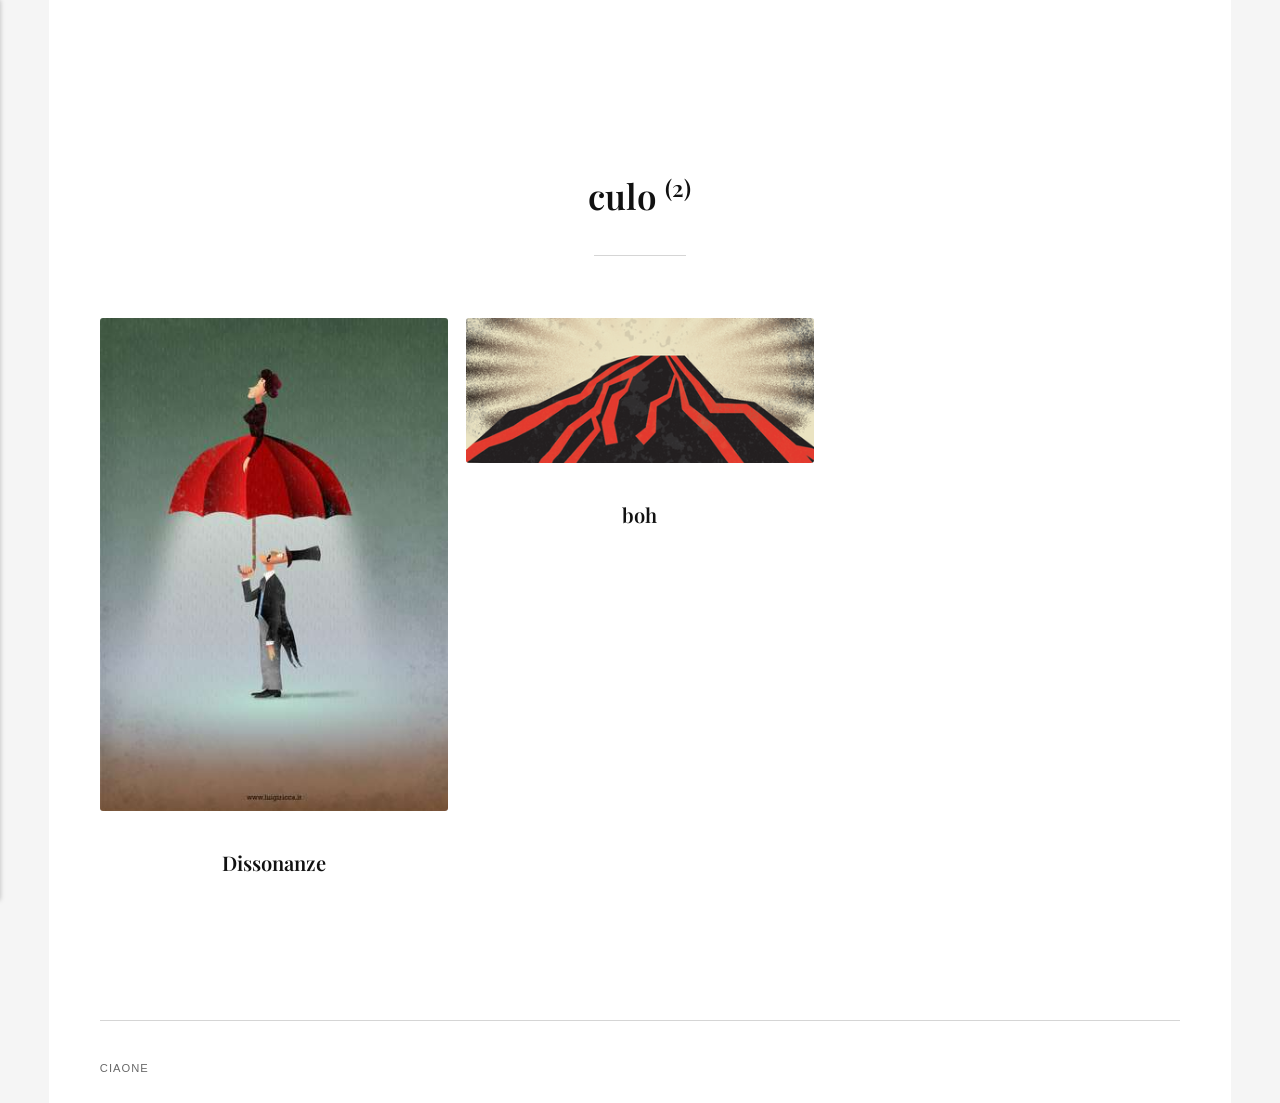
<file: tags/culo/index.html>
<!DOCTYPE html><html lang="it"><head><meta charset="utf-8"><meta http-equiv="X-UA-Compatible" content="IE=edge"><meta name="viewport" content="width=device-width,initial-scale=1"><title>Tag: culo - Luix</title><meta name="robots" content="noindex, follow"><meta name="generator" content="Publii Open-Source CMS for Static Site"><link rel="alternate" type="application/atom+xml" href="https://luigi-ricca.github.io/prove/feed.xml" title="Luix - RSS"><link rel="alternate" type="application/json" href="https://luigi-ricca.github.io/prove/feed.json" title="Luix - JSON"><meta property="og:title" content="culo"><meta property="og:image" content="https://luigi-ricca.github.io/prove/media/website/Lumaca-LR.png"><meta property="og:image:width" content="513"><meta property="og:image:height" content="513"><meta property="og:site_name" content="Luix"><meta property="og:description" content=""><meta property="og:url" content="https://luigi-ricca.github.io/prove/tags/culo/"><meta property="og:type" content="website"><link rel="preload" href="https://luigi-ricca.github.io/prove/assets/dynamic/fonts/playfairdisplay/playfairdisplay.woff2" as="font" type="font/woff2" crossorigin><link rel="stylesheet" href="https://luigi-ricca.github.io/prove/assets/css/style.css?v&#x3D;72bf03a5dd635d884669a21b09d74ff2"><script type="application/ld+json">{"@context":"http://schema.org","@type":"Organization","name":"Luix","logo":"https://luigi-ricca.github.io/prove/media/website/Lumaca-LR.png","url":"https://luigi-ricca.github.io/prove/"}</script><noscript><style>img[loading] {
                    opacity: 1;
                }</style></noscript></head><body class="tag-template"><div class="container"><header class="header" id="js-header"><a href="https://luigi-ricca.github.io/prove/" class="logo"><img src="https://luigi-ricca.github.io/prove/media/website/Lumaca-LR.png" alt="Luix" width="513" height="513"></a><nav class="navbar js-navbar"><button class="navbar__toggle js-toggle" aria-label="Menu"><span class="navbar__toggle-box"><span class="navbar__toggle-inner">Menu</span></span></button><ul class="navbar__menu"><li><a href="https://luigi-ricca.github.io/prove/illustrazioni/" target="_self">illustraz</a></li><li><a href="https://luigi-ricca.github.io/prove/bio/" target="_self">bio</a></li><li><a href="https://luigi-ricca.github.io/prove/illustrazioni/lavori/" target="_self">lavoricchi</a></li></ul></nav></header><main class="page page--tag"><section class="hero wrapper"><h1>culo <sup>(2)</sup></h1></section><section class="l-col l-col--3"><article class="c-card"><a href="https://luigi-ricca.github.io/prove/dissonanze/" class="c-card__link"><div class="c-card__header"><img src="https://luigi-ricca.github.io/prove/media/posts/5/donna-ombrello.jpg" srcset="https://luigi-ricca.github.io/prove/media/posts/5/responsive/donna-ombrello-xs.jpg 300w, https://luigi-ricca.github.io/prove/media/posts/5/responsive/donna-ombrello-sm.jpg 480w, https://luigi-ricca.github.io/prove/media/posts/5/responsive/donna-ombrello-md.jpg 768w, https://luigi-ricca.github.io/prove/media/posts/5/responsive/donna-ombrello-lg.jpg 1024w, https://luigi-ricca.github.io/prove/media/posts/5/responsive/donna-ombrello-xl.jpg 1360w, https://luigi-ricca.github.io/prove/media/posts/5/responsive/donna-ombrello-2xl.jpg 1600w, https://luigi-ricca.github.io/prove/media/posts/5/responsive/donna-ombrello-sm2.jpg 375w" sizes="(min-width: 75em) 25vw, (min-width: 56.25em) 33vw, (min-width: 37.5em) 50vw, 100vw" loading="lazy" height="1500" width="1060" alt=""></div><div class="c-card__body"><div class="c-card__text"><h2>Dissonanze</h2></div></div></a></article><article class="c-card"><a href="https://luigi-ricca.github.io/prove/boh/" class="c-card__link"><div class="c-card__header"><img src="https://luigi-ricca.github.io/prove/media/posts/2/vulcano-sovietico-2.png" srcset="https://luigi-ricca.github.io/prove/media/posts/2/responsive/vulcano-sovietico-2-xs.png 300w, https://luigi-ricca.github.io/prove/media/posts/2/responsive/vulcano-sovietico-2-sm.png 480w, https://luigi-ricca.github.io/prove/media/posts/2/responsive/vulcano-sovietico-2-md.png 768w, https://luigi-ricca.github.io/prove/media/posts/2/responsive/vulcano-sovietico-2-lg.png 1024w, https://luigi-ricca.github.io/prove/media/posts/2/responsive/vulcano-sovietico-2-xl.png 1360w, https://luigi-ricca.github.io/prove/media/posts/2/responsive/vulcano-sovietico-2-2xl.png 1600w, https://luigi-ricca.github.io/prove/media/posts/2/responsive/vulcano-sovietico-2-sm2.png 375w" sizes="(min-width: 75em) 25vw, (min-width: 56.25em) 33vw, (min-width: 37.5em) 50vw, 100vw" loading="lazy" height="400" width="959" alt=""></div><div class="c-card__body"><div class="c-card__text"><h2>boh</h2></div></div></a></article></section></main><footer class="footer"><div class="footer__copyright">ciaone</div></footer></div><script defer="defer" src="https://luigi-ricca.github.io/prove/assets/js/scripts.min.js?v&#x3D;1762f7ab131e33a4eb8fb224822de245"></script><script>window.publiiThemeMenuConfig={mobileMenuMode:'sidebar',animationSpeed:300,submenuWidth: 'auto',doubleClickTime:500,mobileMenuExpandableSubmenus:true,relatedContainerForOverlayMenuSelector:'.navbar'};</script><script defer="defer" src="https://luigi-ricca.github.io/prove/assets/js/isotope.pkgd.min.js?v&#x3D;2afcff647ed260006faa71c8e779e8d4"></script><script>window.addEventListener("DOMContentLoaded",function(){var j=new Isotope(".l-col",{itemSelector:".c-card",percentPosition:true,layoutMode:"masonry",transitionDuration:"0.6s",masonry:{columnWidth:".c-card"}});var g=document.querySelector(".filter__button-group");if(g){g.addEventListener("click",function(i){if(!matchesSelector(i.target,"button")){return}var k=i.target.getAttribute("data-filter");j.arrange({filter:k})});var b=document.querySelectorAll(".filter__button-group");for(var c=0,e=b.length;c<e;c++){var d=b[c];h(d)}function h(i){i.addEventListener("click",function(k){if(!matchesSelector(k.target,"button")){return}var m=i.querySelector(".is-active");if(m){m.classList.remove("is-active");m.setAttribute("aria-pressed","false")}k.target.classList.add("is-active");k.target.setAttribute("aria-pressed","true")})}}var a=document.querySelector(".l-col");var f=document.querySelectorAll(".c-card");a.classList.add("is-visible");j.revealItemElements(f)});</script><script>/*<![CDATA[*/var images=document.querySelectorAll("img[loading]");for(var i=0;i<images.length;i++){if(images[i].complete){images[i].classList.add("is-loaded")}else{images[i].addEventListener("load",function(){this.classList.add("is-loaded")},false)}};/*]]>*/</script></body></html>
</file>
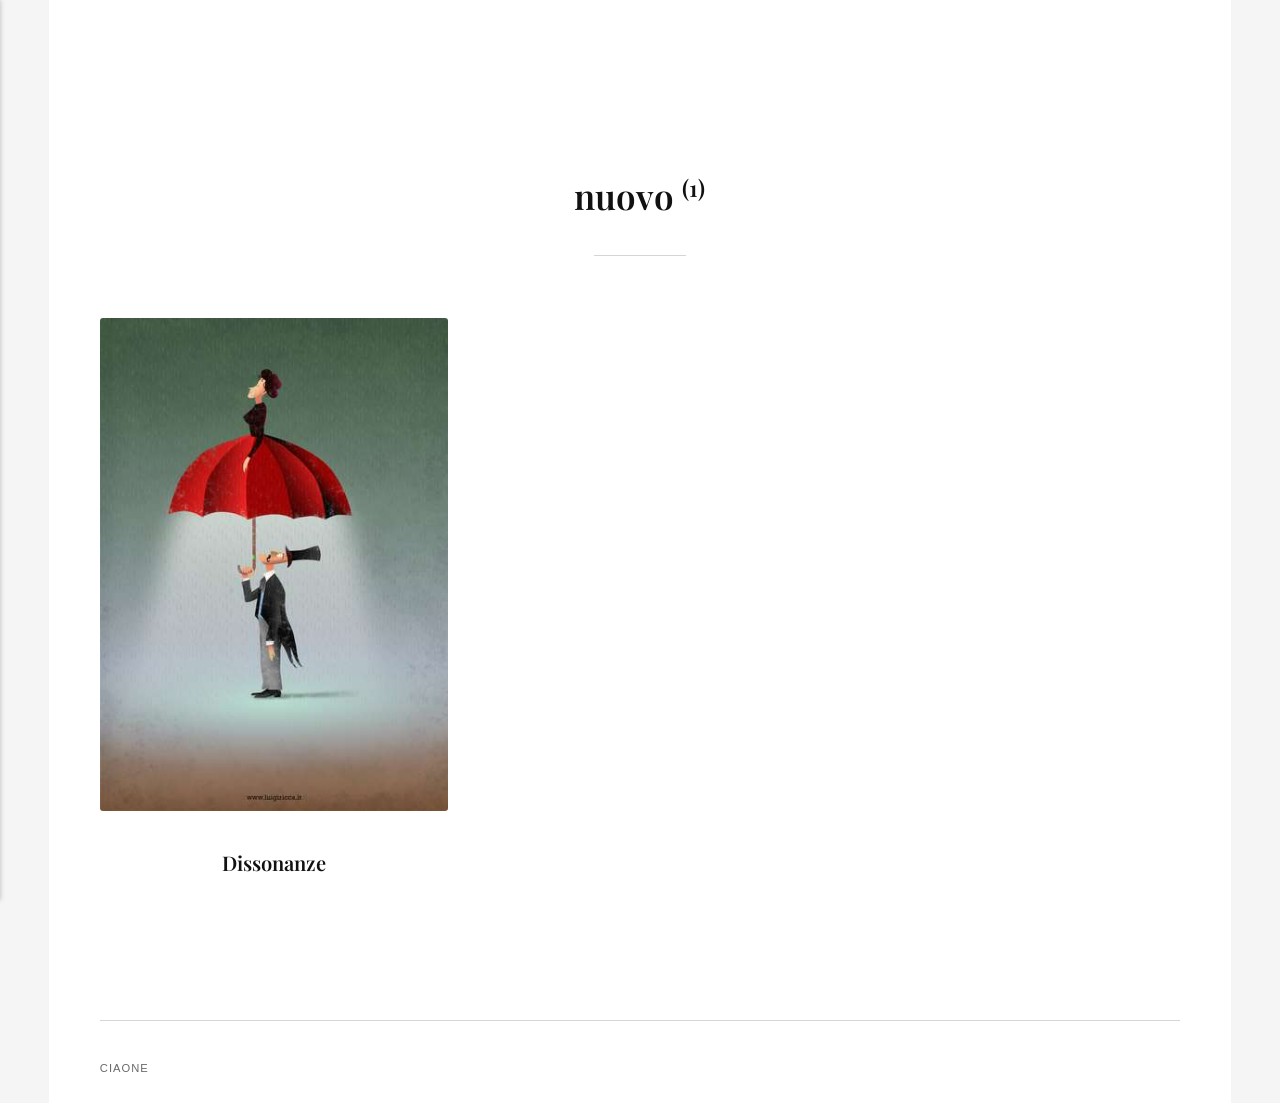
<file: tags/nuovo/index.html>
<!DOCTYPE html><html lang="it"><head><meta charset="utf-8"><meta http-equiv="X-UA-Compatible" content="IE=edge"><meta name="viewport" content="width=device-width,initial-scale=1"><title>Tag: nuovo - Luix</title><meta name="robots" content="noindex, follow"><meta name="generator" content="Publii Open-Source CMS for Static Site"><link rel="alternate" type="application/atom+xml" href="https://luigi-ricca.github.io/prove/feed.xml" title="Luix - RSS"><link rel="alternate" type="application/json" href="https://luigi-ricca.github.io/prove/feed.json" title="Luix - JSON"><meta property="og:title" content="nuovo"><meta property="og:image" content="https://luigi-ricca.github.io/prove/media/website/Lumaca-LR.png"><meta property="og:image:width" content="513"><meta property="og:image:height" content="513"><meta property="og:site_name" content="Luix"><meta property="og:description" content=""><meta property="og:url" content="https://luigi-ricca.github.io/prove/tags/nuovo/"><meta property="og:type" content="website"><link rel="preload" href="https://luigi-ricca.github.io/prove/assets/dynamic/fonts/playfairdisplay/playfairdisplay.woff2" as="font" type="font/woff2" crossorigin><link rel="stylesheet" href="https://luigi-ricca.github.io/prove/assets/css/style.css?v&#x3D;72bf03a5dd635d884669a21b09d74ff2"><script type="application/ld+json">{"@context":"http://schema.org","@type":"Organization","name":"Luix","logo":"https://luigi-ricca.github.io/prove/media/website/Lumaca-LR.png","url":"https://luigi-ricca.github.io/prove/"}</script><noscript><style>img[loading] {
                    opacity: 1;
                }</style></noscript></head><body class="tag-template"><div class="container"><header class="header" id="js-header"><a href="https://luigi-ricca.github.io/prove/" class="logo"><img src="https://luigi-ricca.github.io/prove/media/website/Lumaca-LR.png" alt="Luix" width="513" height="513"></a><nav class="navbar js-navbar"><button class="navbar__toggle js-toggle" aria-label="Menu"><span class="navbar__toggle-box"><span class="navbar__toggle-inner">Menu</span></span></button><ul class="navbar__menu"><li><a href="https://luigi-ricca.github.io/prove/illustrazioni/" target="_self">illustraz</a></li><li><a href="https://luigi-ricca.github.io/prove/bio/" target="_self">bio</a></li><li><a href="https://luigi-ricca.github.io/prove/illustrazioni/lavori/" target="_self">lavoricchi</a></li></ul></nav></header><main class="page page--tag"><section class="hero wrapper"><h1>nuovo <sup>(1)</sup></h1></section><section class="l-col l-col--3"><article class="c-card"><a href="https://luigi-ricca.github.io/prove/dissonanze/" class="c-card__link"><div class="c-card__header"><img src="https://luigi-ricca.github.io/prove/media/posts/5/donna-ombrello.jpg" srcset="https://luigi-ricca.github.io/prove/media/posts/5/responsive/donna-ombrello-xs.jpg 300w, https://luigi-ricca.github.io/prove/media/posts/5/responsive/donna-ombrello-sm.jpg 480w, https://luigi-ricca.github.io/prove/media/posts/5/responsive/donna-ombrello-md.jpg 768w, https://luigi-ricca.github.io/prove/media/posts/5/responsive/donna-ombrello-lg.jpg 1024w, https://luigi-ricca.github.io/prove/media/posts/5/responsive/donna-ombrello-xl.jpg 1360w, https://luigi-ricca.github.io/prove/media/posts/5/responsive/donna-ombrello-2xl.jpg 1600w, https://luigi-ricca.github.io/prove/media/posts/5/responsive/donna-ombrello-sm2.jpg 375w" sizes="(min-width: 75em) 25vw, (min-width: 56.25em) 33vw, (min-width: 37.5em) 50vw, 100vw" loading="lazy" height="1500" width="1060" alt=""></div><div class="c-card__body"><div class="c-card__text"><h2>Dissonanze</h2></div></div></a></article></section></main><footer class="footer"><div class="footer__copyright">ciaone</div></footer></div><script defer="defer" src="https://luigi-ricca.github.io/prove/assets/js/scripts.min.js?v&#x3D;1762f7ab131e33a4eb8fb224822de245"></script><script>window.publiiThemeMenuConfig={mobileMenuMode:'sidebar',animationSpeed:300,submenuWidth: 'auto',doubleClickTime:500,mobileMenuExpandableSubmenus:true,relatedContainerForOverlayMenuSelector:'.navbar'};</script><script defer="defer" src="https://luigi-ricca.github.io/prove/assets/js/isotope.pkgd.min.js?v&#x3D;2afcff647ed260006faa71c8e779e8d4"></script><script>window.addEventListener("DOMContentLoaded",function(){var j=new Isotope(".l-col",{itemSelector:".c-card",percentPosition:true,layoutMode:"masonry",transitionDuration:"0.6s",masonry:{columnWidth:".c-card"}});var g=document.querySelector(".filter__button-group");if(g){g.addEventListener("click",function(i){if(!matchesSelector(i.target,"button")){return}var k=i.target.getAttribute("data-filter");j.arrange({filter:k})});var b=document.querySelectorAll(".filter__button-group");for(var c=0,e=b.length;c<e;c++){var d=b[c];h(d)}function h(i){i.addEventListener("click",function(k){if(!matchesSelector(k.target,"button")){return}var m=i.querySelector(".is-active");if(m){m.classList.remove("is-active");m.setAttribute("aria-pressed","false")}k.target.classList.add("is-active");k.target.setAttribute("aria-pressed","true")})}}var a=document.querySelector(".l-col");var f=document.querySelectorAll(".c-card");a.classList.add("is-visible");j.revealItemElements(f)});</script><script>/*<![CDATA[*/var images=document.querySelectorAll("img[loading]");for(var i=0;i<images.length;i++){if(images[i].complete){images[i].classList.add("is-loaded")}else{images[i].addEventListener("load",function(){this.classList.add("is-loaded")},false)}};/*]]>*/</script></body></html>
</file>
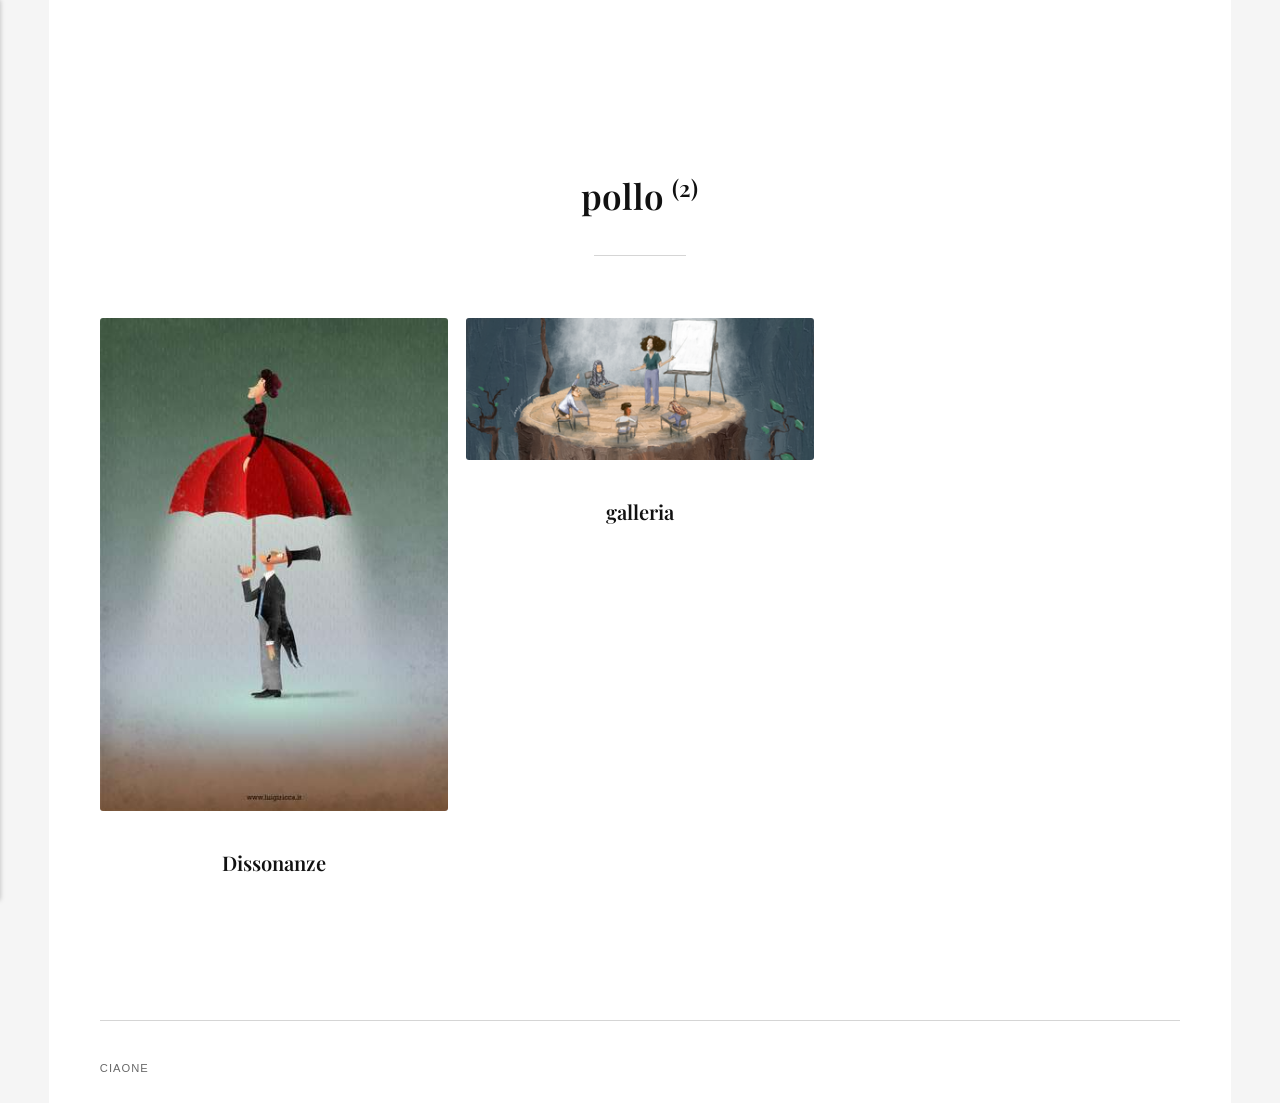
<file: tags/pollo/index.html>
<!DOCTYPE html><html lang="it"><head><meta charset="utf-8"><meta http-equiv="X-UA-Compatible" content="IE=edge"><meta name="viewport" content="width=device-width,initial-scale=1"><title>Tag: pollo - Luix</title><meta name="robots" content="noindex, follow"><meta name="generator" content="Publii Open-Source CMS for Static Site"><link rel="alternate" type="application/atom+xml" href="https://luigi-ricca.github.io/prove/feed.xml" title="Luix - RSS"><link rel="alternate" type="application/json" href="https://luigi-ricca.github.io/prove/feed.json" title="Luix - JSON"><meta property="og:title" content="pollo"><meta property="og:image" content="https://luigi-ricca.github.io/prove/media/website/Lumaca-LR.png"><meta property="og:image:width" content="513"><meta property="og:image:height" content="513"><meta property="og:site_name" content="Luix"><meta property="og:description" content=""><meta property="og:url" content="https://luigi-ricca.github.io/prove/tags/pollo/"><meta property="og:type" content="website"><link rel="preload" href="https://luigi-ricca.github.io/prove/assets/dynamic/fonts/playfairdisplay/playfairdisplay.woff2" as="font" type="font/woff2" crossorigin><link rel="stylesheet" href="https://luigi-ricca.github.io/prove/assets/css/style.css?v&#x3D;72bf03a5dd635d884669a21b09d74ff2"><script type="application/ld+json">{"@context":"http://schema.org","@type":"Organization","name":"Luix","logo":"https://luigi-ricca.github.io/prove/media/website/Lumaca-LR.png","url":"https://luigi-ricca.github.io/prove/"}</script><noscript><style>img[loading] {
                    opacity: 1;
                }</style></noscript></head><body class="tag-template"><div class="container"><header class="header" id="js-header"><a href="https://luigi-ricca.github.io/prove/" class="logo"><img src="https://luigi-ricca.github.io/prove/media/website/Lumaca-LR.png" alt="Luix" width="513" height="513"></a><nav class="navbar js-navbar"><button class="navbar__toggle js-toggle" aria-label="Menu"><span class="navbar__toggle-box"><span class="navbar__toggle-inner">Menu</span></span></button><ul class="navbar__menu"><li><a href="https://luigi-ricca.github.io/prove/illustrazioni/" target="_self">illustraz</a></li><li><a href="https://luigi-ricca.github.io/prove/bio/" target="_self">bio</a></li><li><a href="https://luigi-ricca.github.io/prove/illustrazioni/lavori/" target="_self">lavoricchi</a></li></ul></nav></header><main class="page page--tag"><section class="hero wrapper"><h1>pollo <sup>(2)</sup></h1></section><section class="l-col l-col--3"><article class="c-card"><a href="https://luigi-ricca.github.io/prove/dissonanze/" class="c-card__link"><div class="c-card__header"><img src="https://luigi-ricca.github.io/prove/media/posts/5/donna-ombrello.jpg" srcset="https://luigi-ricca.github.io/prove/media/posts/5/responsive/donna-ombrello-xs.jpg 300w, https://luigi-ricca.github.io/prove/media/posts/5/responsive/donna-ombrello-sm.jpg 480w, https://luigi-ricca.github.io/prove/media/posts/5/responsive/donna-ombrello-md.jpg 768w, https://luigi-ricca.github.io/prove/media/posts/5/responsive/donna-ombrello-lg.jpg 1024w, https://luigi-ricca.github.io/prove/media/posts/5/responsive/donna-ombrello-xl.jpg 1360w, https://luigi-ricca.github.io/prove/media/posts/5/responsive/donna-ombrello-2xl.jpg 1600w, https://luigi-ricca.github.io/prove/media/posts/5/responsive/donna-ombrello-sm2.jpg 375w" sizes="(min-width: 75em) 25vw, (min-width: 56.25em) 33vw, (min-width: 37.5em) 50vw, 100vw" loading="lazy" height="1500" width="1060" alt=""></div><div class="c-card__body"><div class="c-card__text"><h2>Dissonanze</h2></div></div></a></article><article class="c-card"><a href="https://luigi-ricca.github.io/prove/galleria/" class="c-card__link"><div class="c-card__header"><img src="https://luigi-ricca.github.io/prove/media/posts/3/Scuola-taglio.png" srcset="https://luigi-ricca.github.io/prove/media/posts/3/responsive/Scuola-taglio-xs.png 300w, https://luigi-ricca.github.io/prove/media/posts/3/responsive/Scuola-taglio-sm.png 480w, https://luigi-ricca.github.io/prove/media/posts/3/responsive/Scuola-taglio-md.png 768w, https://luigi-ricca.github.io/prove/media/posts/3/responsive/Scuola-taglio-lg.png 1024w, https://luigi-ricca.github.io/prove/media/posts/3/responsive/Scuola-taglio-xl.png 1360w, https://luigi-ricca.github.io/prove/media/posts/3/responsive/Scuola-taglio-2xl.png 1600w, https://luigi-ricca.github.io/prove/media/posts/3/responsive/Scuola-taglio-sm2.png 375w" sizes="(min-width: 75em) 25vw, (min-width: 56.25em) 33vw, (min-width: 37.5em) 50vw, 100vw" loading="lazy" height="815" width="2000" alt=""></div><div class="c-card__body"><div class="c-card__text"><h2>galleria</h2></div></div></a></article></section></main><footer class="footer"><div class="footer__copyright">ciaone</div></footer></div><script defer="defer" src="https://luigi-ricca.github.io/prove/assets/js/scripts.min.js?v&#x3D;1762f7ab131e33a4eb8fb224822de245"></script><script>window.publiiThemeMenuConfig={mobileMenuMode:'sidebar',animationSpeed:300,submenuWidth: 'auto',doubleClickTime:500,mobileMenuExpandableSubmenus:true,relatedContainerForOverlayMenuSelector:'.navbar'};</script><script defer="defer" src="https://luigi-ricca.github.io/prove/assets/js/isotope.pkgd.min.js?v&#x3D;2afcff647ed260006faa71c8e779e8d4"></script><script>window.addEventListener("DOMContentLoaded",function(){var j=new Isotope(".l-col",{itemSelector:".c-card",percentPosition:true,layoutMode:"masonry",transitionDuration:"0.6s",masonry:{columnWidth:".c-card"}});var g=document.querySelector(".filter__button-group");if(g){g.addEventListener("click",function(i){if(!matchesSelector(i.target,"button")){return}var k=i.target.getAttribute("data-filter");j.arrange({filter:k})});var b=document.querySelectorAll(".filter__button-group");for(var c=0,e=b.length;c<e;c++){var d=b[c];h(d)}function h(i){i.addEventListener("click",function(k){if(!matchesSelector(k.target,"button")){return}var m=i.querySelector(".is-active");if(m){m.classList.remove("is-active");m.setAttribute("aria-pressed","false")}k.target.classList.add("is-active");k.target.setAttribute("aria-pressed","true")})}}var a=document.querySelector(".l-col");var f=document.querySelectorAll(".c-card");a.classList.add("is-visible");j.revealItemElements(f)});</script><script>/*<![CDATA[*/var images=document.querySelectorAll("img[loading]");for(var i=0;i<images.length;i++){if(images[i].complete){images[i].classList.add("is-loaded")}else{images[i].addEventListener("load",function(){this.classList.add("is-loaded")},false)}};/*]]>*/</script></body></html>
</file>
